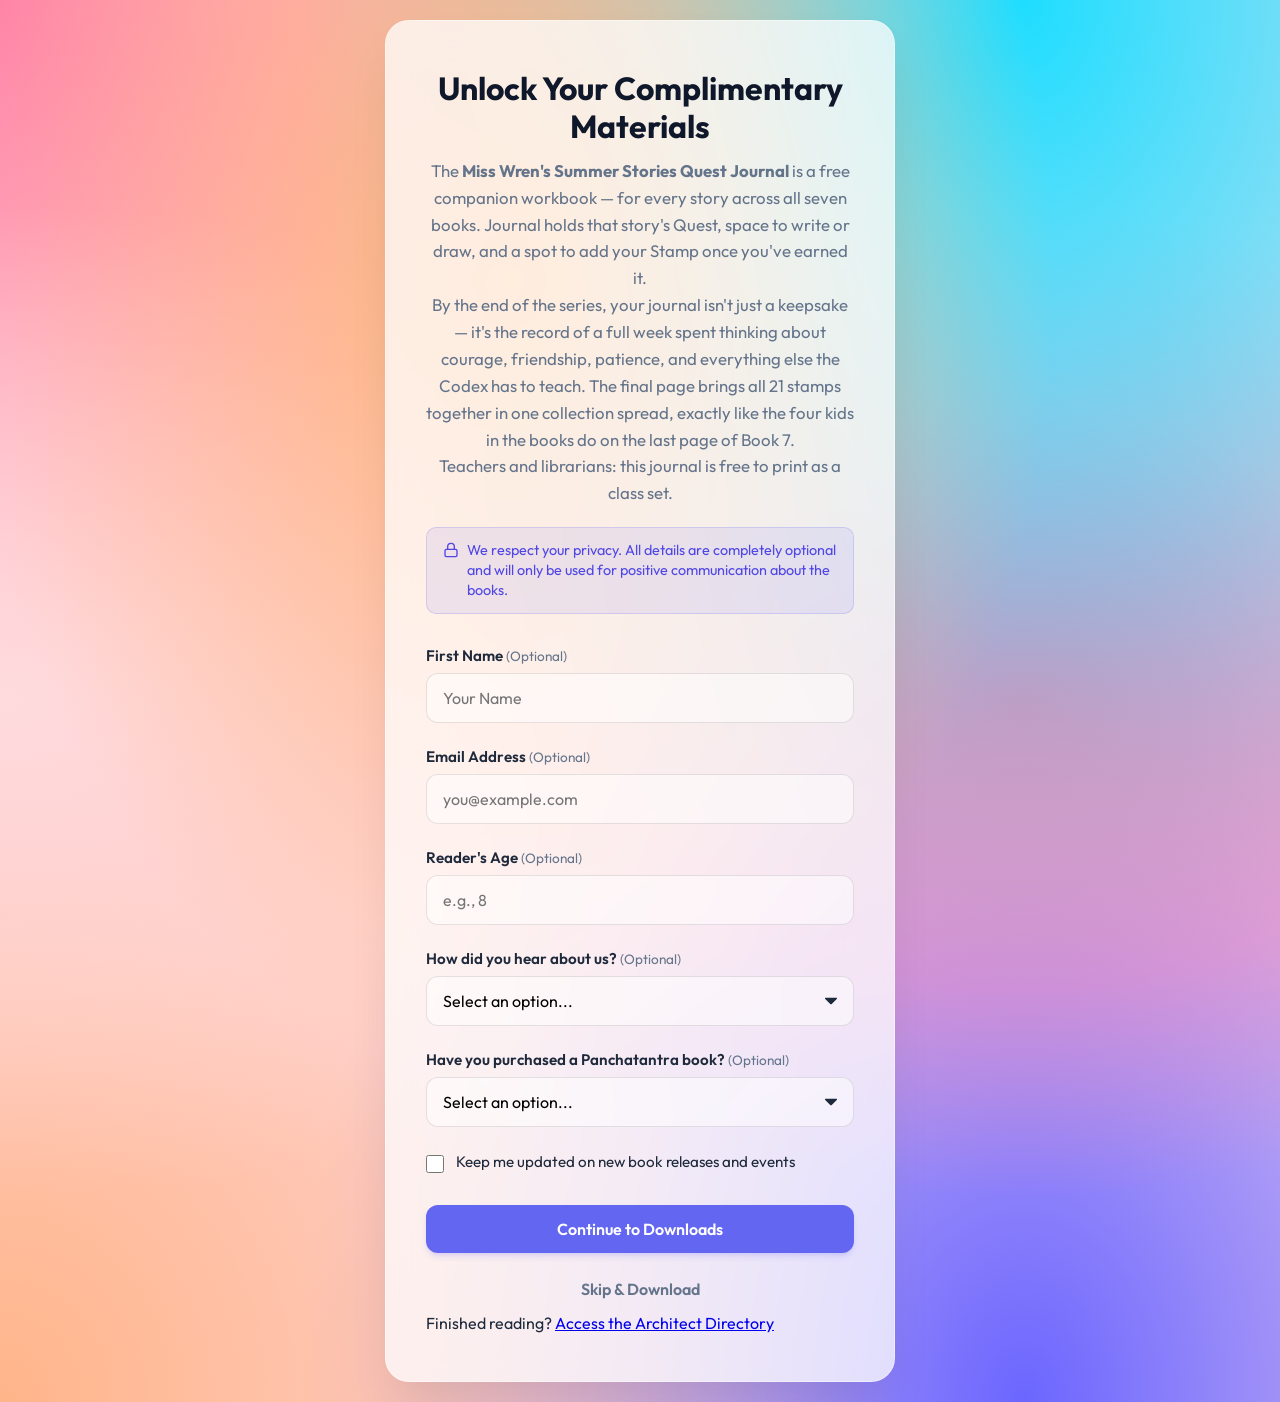
<file: index.html>
<!DOCTYPE html>
<html lang="en">
<head>
    <meta charset="UTF-8">
    <meta name="viewport" content="width=device-width, initial-scale=1.0">
    <title>Ms Wren's Summer Stories - Complimentary Downloads</title>
    <meta name="description" content="Download complimentary materials like the Quest Journal and Stamp Stickers for the Ms Wren's Summer Stories books.">
    
    <!-- Google Fonts: Outfit -->
    <link rel="preconnect" href="https://fonts.googleapis.com">
    <link rel="preconnect" href="https://fonts.gstatic.com" crossorigin>
    <link href="https://fonts.googleapis.com/css2?family=Outfit:wght@300;400;600;700&display=swap" rel="stylesheet">
    
    <link rel="stylesheet" href="style.css">
</head>
<body>
    <div class="background-mesh"></div>
    
    <main class="container">
        <div class="glass-card">
            <header class="header">
                <h1>Unlock Your Complimentary Materials</h1>
                <div class="quest-journal-promo">
                      <p class="qj-intro">
                        The <strong>Miss Wren's Summer Stories Quest Journal</strong> is a free 
                        companion workbook — for every story across all seven books. Journal
                        holds that story's Quest, space to write or draw, and a spot to add your Stamp
                        once you've earned it.
                      </p>
                     
                      <p class="qj-body">
                        By the end of the series, your journal isn't just a keepsake — it's the record
                        of a full week spent thinking about courage, friendship, patience, and everything
                        else the Codex has to teach. The final page brings all 21 stamps together in one
                        collection spread, exactly like the four kids in the books do on the last page
                        of Book 7.
                      </p>
                     
                      <p class="qj-footnote">
                        Teachers and librarians: this journal is free to print as a class set.
                      </p>
                     
                    </div>
                <div class="privacy-note">
                    <svg xmlns="http://www.w3.org/2000/svg" width="16" height="16" viewBox="0 0 24 24" fill="none" stroke="currentColor" stroke-width="2" stroke-linecap="round" stroke-linejoin="round"><rect x="3" y="11" width="18" height="11" rx="2" ry="2"></rect><path d="M7 11V7a5 5 0 0 1 10 0v4"></path></svg>
                    <span>We respect your privacy. All details are completely optional and will only be used for positive communication about the books.</span>
                </div>
            </header>

            <!-- Form Section -->
            <section id="form-section" class="active">
                <form id="reader-form" action="https://formspree.io/f/xykqrldy" method="POST">
                    <div class="input-group">
                        <label for="name">First Name <span class="optional">(Optional)</span></label>
                        <input type="text" id="name" name="name" placeholder="Your Name">
                    </div>
                    <div class="input-group">
                        <label for="email">Email Address <span class="optional">(Optional)</span></label>
                        <input type="email" id="email" name="email" placeholder="you@example.com">
                    </div>
                    <div class="input-group">
                        <label for="age">Reader's Age <span class="optional">(Optional)</span></label>
                        <input type="number" id="age" name="age" placeholder="e.g., 8" min="1" max="100">
                    </div>
                    <div class="input-group">
                        <label for="source">How did you hear about us? <span class="optional">(Optional)</span></label>
                        <select id="source" name="source">
                            <option value="" disabled selected>Select an option...</option>
                            <option value="amazon">Amazon</option>
                            <option value="bookstore">Bookstore</option>
                            <option value="social_media">Social Media</option>
                            <option value="friend">Friend / Family</option>
                            <option value="other">Other</option>
                        </select>
                    </div>
                    <div class="input-group">
                        <label for="purchased">Have you purchased a Panchatantra book? <span class="optional">(Optional)</span></label>
                        <select id="purchased" name="purchased">
                            <option value="" disabled selected>Select an option...</option>
                            <option value="yes">Yes</option>
                            <option value="no">No, not yet</option>
                        </select>
                    </div>
                    <div class="input-group checkbox-group">
                        <input type="checkbox" id="newsletter" name="newsletter" value="yes">
                        <label for="newsletter">Keep me updated on new book releases and events</label>
                    </div>
                    <div id="form-error" class="form-error hidden">
                        <svg xmlns="http://www.w3.org/2000/svg" width="16" height="16" viewBox="0 0 24 24" fill="none" stroke="currentColor" stroke-width="2" stroke-linecap="round" stroke-linejoin="round"><circle cx="12" cy="12" r="10"></circle><line x1="12" y1="8" x2="12" y2="12"></line><line x1="12" y1="16" x2="12.01" y2="16"></line></svg>
                        <span>Please provide an email to subscribe, or click 'Skip & Download' to proceed directly.</span>
                    </div>
                    <div class="button-group">
                        <button type="submit" class="btn btn-primary" id="btn-submit">Continue to Downloads</button>
                        <button type="button" class="btn btn-text" id="btn-skip">Skip & Download</button>
                    </div>
                </form>
            </section>

            <!-- Download Section (Hidden by default) -->
            <section id="download-section" class="hidden">
                <div class="success-message">
                    <svg xmlns="http://www.w3.org/2000/svg" width="48" height="48" viewBox="0 0 24 24" fill="none" stroke="currentColor" stroke-width="2" stroke-linecap="round" stroke-linejoin="round" class="check-icon"><polyline points="20 6 9 17 4 12"></polyline></svg>
                    <h2>You're all set!</h2>
                    <p>You can securely view and print the materials right here in your browser, or download the PDF versions to your computer.</p>
                </div>
                
                <div class="download-group">
                    <h3>Quest Journal</h3>
                    <div class="button-row">
                        <a href="Miss_Wren_s_Summer_Stories_-_Quest_Journal.html" target="_blank" class="btn btn-secondary">
                            <svg xmlns="http://www.w3.org/2000/svg" width="20" height="20" viewBox="0 0 24 24" fill="none" stroke="currentColor" stroke-width="2" stroke-linecap="round" stroke-linejoin="round"><path d="M1 12s4-8 11-8 11 8 11 8-4 8-11 8-11-8-11-8z"></path><circle cx="12" cy="12" r="3"></circle></svg>
                            View in Browser
                        </a>
                        <a href="Miss_Wren_s_Summer_Stories_-_Quest_Journal.pdf" download class="btn btn-download">
                            <svg xmlns="http://www.w3.org/2000/svg" width="20" height="20" viewBox="0 0 24 24" fill="none" stroke="currentColor" stroke-width="2" stroke-linecap="round" stroke-linejoin="round"><path d="M21 15v4a2 2 0 0 1-2 2H5a2 2 0 0 1-2-2v-4"></path><polyline points="7 10 12 15 17 10"></polyline><line x1="12" y1="15" x2="12" y2="3"></line></svg>
                            Download PDF
                        </a>
                    </div>
                </div>

                <div class="download-group">
                    <h3>Stamp Stickers</h3>
                    <div class="button-row">
                        <a href="Miss_Wren_s_Summer_Stories_-_Stamp_Stickers.html" target="_blank" class="btn btn-secondary">
                            <svg xmlns="http://www.w3.org/2000/svg" width="20" height="20" viewBox="0 0 24 24" fill="none" stroke="currentColor" stroke-width="2" stroke-linecap="round" stroke-linejoin="round"><path d="M1 12s4-8 11-8 11 8 11 8-4 8-11 8-11-8-11-8z"></path><circle cx="12" cy="12" r="3"></circle></svg>
                            View in Browser
                        </a>
                        <a href="Miss_Wren_s_Summer_Stories_-_Stamp_Stickers.pdf" download class="btn btn-download">
                            <svg xmlns="http://www.w3.org/2000/svg" width="20" height="20" viewBox="0 0 24 24" fill="none" stroke="currentColor" stroke-width="2" stroke-linecap="round" stroke-linejoin="round"><path d="M21 15v4a2 2 0 0 1-2 2H5a2 2 0 0 1-2-2v-4"></path><polyline points="7 10 12 15 17 10"></polyline><line x1="12" y1="15" x2="12" y2="3"></line></svg>
                            Download PDF
                        </a>
                    </div>
                </div>
            </section>
            <footer class="card-footer">
                <p>Finished reading? <a href="architect.html" class="secret-link">Access the Architect Directory</a></p>
            </footer>
        </div>
    </main>

    <script src="script.js"></script>
</body>
</html>
</file>
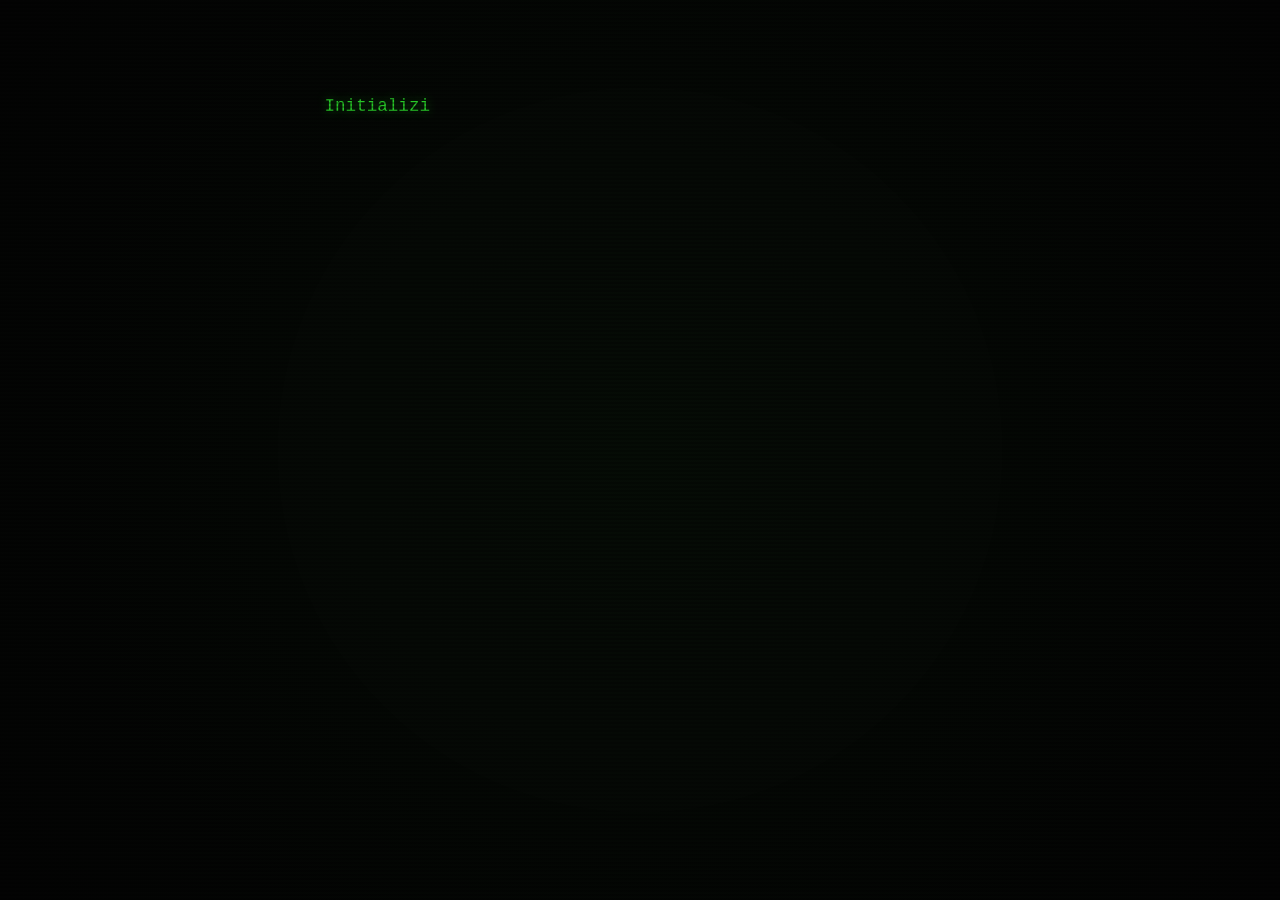
<file: architect.html>
<!DOCTYPE html>
<html lang="en">
<head>
    <meta charset="UTF-8">
    <meta name="viewport" content="width=device-width, initial-scale=1.0">
    <title>Architect Directory | Secure Terminal</title>
    <meta name="description" content="Secure Check-In">
    
    <link rel="stylesheet" href="terminal.css">
</head>
<body>
    <div class="scanlines"></div>
    <div class="glow"></div>
    
    <main class="terminal">
        <div id="output" class="output">
            <!-- Typing effect will go here -->
        </div>

        <div id="interactive-area" class="interactive-area hidden">
            <!-- Note: enctype="multipart/form-data" is required for Formspree to process file uploads -->
            <form id="architect-form" action="https://formspree.io/f/mpqgvbap" method="POST" enctype="multipart/form-data">
                <div class="input-line">
                    <span class="prompt">OPERATIVE_NAME></span>
                    <input type="text" id="operative" name="operative" required autocomplete="off" spellcheck="false">
                </div>
                
                <div class="input-line">
                    <span class="prompt">SECRET_CODE></span>
                    <input type="text" id="secret_code" name="secret_code" autocomplete="off" spellcheck="false">
                </div>

                <div class="input-line checkbox-line">
                    <span class="prompt">VERIFICATION></span>
                    <input type="checkbox" id="quest_completed" name="quest_completed" required class="term-checkbox">
                    <label for="quest_completed" class="term-checkbox-label">I have completed the quests and verified my log.</label>
                </div>

                <div class="action-line">
                    <button type="submit" class="btn-terminal" id="btn-submit">[ EXECUTE DATA TRANSFER ]</button>
                </div>
            </form>
        </div>

        <div id="success-area" class="success-area hidden">
            <div class="glitch" data-text="[ALL DATA LOOPS SECURED]">[ALL DATA LOOPS SECURED]</div>
            <p>Verification complete. The Architect acknowledges your presence.</p>
            <div class="congratulations" style="margin-top: 20px;">
                <p>Excellent work, Operative. You have successfully decrypted the transmission.</p>
            </div>
            <div id="certificate-container" style="margin-top: 30px;">
                <!-- Link added via JS -->
            </div>
            <p style="margin-top: 40px; color: var(--term-dim);">Disconnecting...</p>
        </div>
    </main>

    <script src="terminal.js"></script>
</body>
</html>
</file>
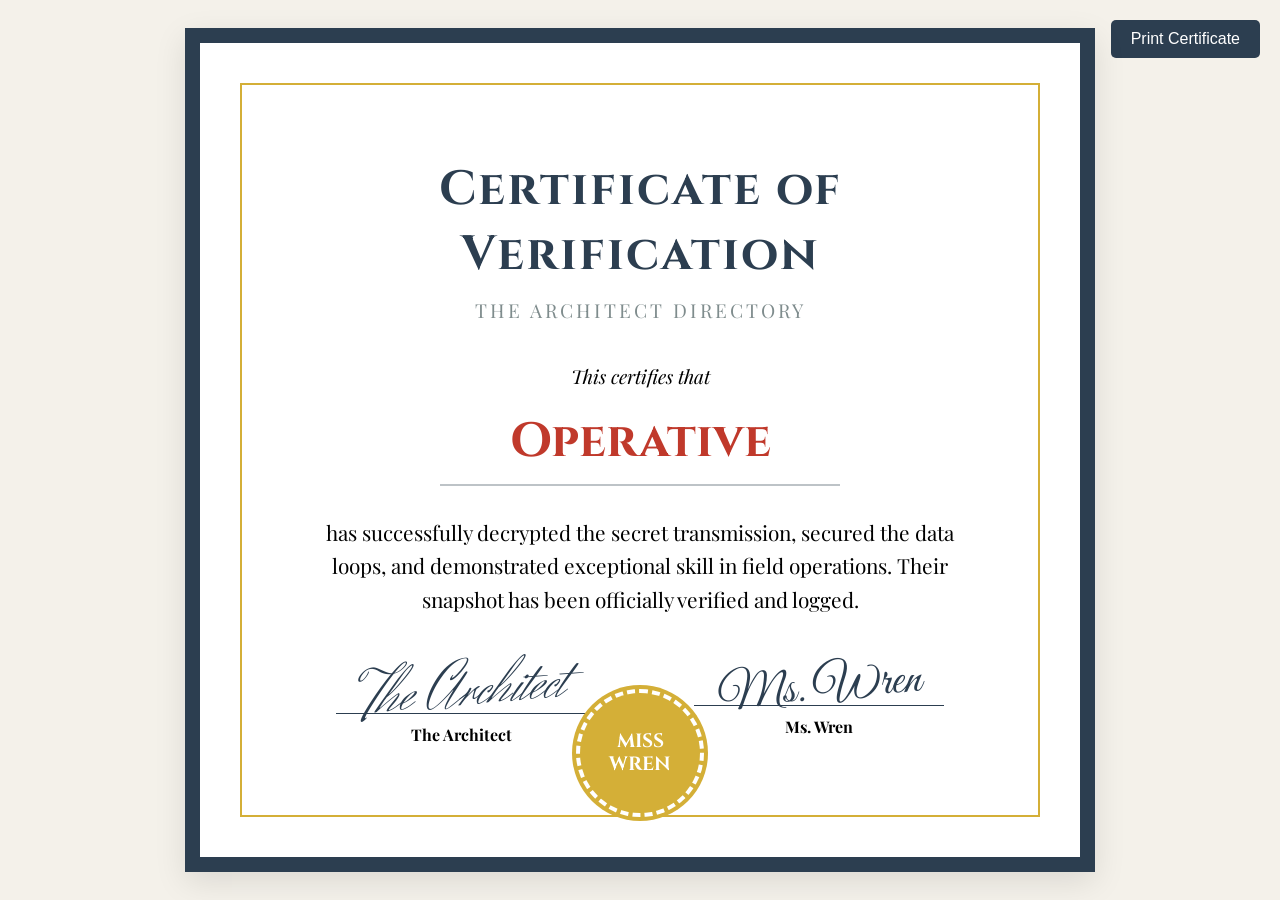
<file: certificate.html>
<!DOCTYPE html>
<html lang="en">
<head>
    <meta charset="UTF-8">
    <title>Operative Certificate</title>
    <style>
        @import url('https://fonts.googleapis.com/css2?family=Cinzel:wght@700&family=Playfair+Display:ital,wght@0,400;0,700;1,400&display=swap');
        @import url('https://fonts.googleapis.com/css2?family=Great+Vibes&family=Herr+Von+Muellerhoff&display=swap');
        body {
            background: #f4f1ea;
            display: flex;
            justify-content: center;
            align-items: center;
            min-height: 100vh;
            margin: 0;
            font-family: 'Playfair Display', serif;
        }
        .certificate-container {
            border: 15px solid #2c3e50;
            padding: 40px;
            background: #fff;
            width: 800px;
            text-align: center;
            box-shadow: 0 10px 30px rgba(0,0,0,0.1);
            position: relative;
        }
        .inner-border {
            border: 2px solid #d4af37;
            padding: 40px;
        }
        h1 {
            font-family: 'Cinzel', serif;
            color: #2c3e50;
            font-size: 3rem;
            margin-bottom: 10px;
            letter-spacing: 2px;
        }
        .subtitle {
            color: #7f8c8d;
            font-size: 1.2rem;
            text-transform: uppercase;
            letter-spacing: 3px;
            margin-bottom: 40px;
        }
        .presented-to {
            font-size: 1.2rem;
            font-style: italic;
            margin-bottom: 20px;
        }
        .operative-name {
            font-size: 3rem;
            font-weight: bold;
            color: #c0392b;
            border-bottom: 2px solid #bdc3c7;
            display: inline-block;
            min-width: 400px;
            padding-bottom: 10px;
            margin-bottom: 30px;
            font-family: 'Cinzel', serif;
        }
        .description {
            font-size: 1.3rem;
            line-height: 1.6;
            margin-bottom: 60px;
            padding: 0 40px;
        }
        .signature-section {
            display: flex;
            justify-content: space-around;
            margin-top: 50px;
            padding-bottom: 30px;
        }
        .signature-block {
            width: 250px;
            display: flex;
            flex-direction: column;
            align-items: center;
        }
        .signature-text {
            color: #2c3e50;
            line-height: 0.5;
            margin-bottom: 5px;
            transform: rotate(-5deg);
        }
        .style-architect {
            font-family: 'Herr Von Muellerhoff', cursive;
            font-size: 4rem;
        }
        .style-wren {
            font-family: 'Great Vibes', cursive;
            font-size: 3rem;
        }
        .signature-line {
            border-top: 1px solid #2c3e50;
            width: 100%;
            padding-top: 10px;
            font-weight: bold;
        }
        .seal {
            position: absolute;
            bottom: 40px;
            left: 50%;
            transform: translateX(-50%);
            width: 120px;
            height: 120px;
            background: #d4af37;
            border-radius: 50%;
            display: flex;
            justify-content: center;
            align-items: center;
            color: white;
            font-family: 'Cinzel', serif;
            font-weight: bold;
            font-size: 1.2rem;
            text-align: center;
            line-height: 1.2;
            border: 4px dashed #fff;
            box-shadow: 0 0 0 4px #d4af37;
        }
        .print-btn {
            position: absolute;
            top: 20px;
            right: 20px;
            padding: 10px 20px;
            background: #2c3e50;
            color: white;
            border: none;
            cursor: pointer;
            font-size: 1rem;
            border-radius: 5px;
            transition: 0.2s;
        }
        .print-btn:hover {
            background: #1a252f;
        }
        @media print {
            body { background: white; }
            .certificate-container { box-shadow: none; border-color: #000; width: 100%; max-width: 100%; padding: 20px; border: none; }
            .inner-border { border-color: #000; }
            .print-btn { display: none; }
            .seal { background: #000; box-shadow: 0 0 0 4px #000; color: white; -webkit-print-color-adjust: exact; print-color-adjust: exact;}
            .operative-name { color: #000; }
        }
    </style>
</head>
<body>
    <button class="print-btn" onclick="window.print()">Print Certificate</button>
    <div class="certificate-container">
        <div class="inner-border">
            <h1>Certificate of Verification</h1>
            <div class="subtitle">The Architect Directory</div>
            
            <div class="presented-to">This certifies that</div>
            
            <div class="operative-name" id="name-display">Operative</div>
            
            <div class="description">
                has successfully decrypted the secret transmission, secured the data loops, and demonstrated exceptional skill in field operations. Their snapshot has been officially verified and logged.
            </div>
            
            <div class="signature-section">
                <div class="signature-block">
                    <div class="signature-text style-architect">The Architect</div>
                    <div class="signature-line">The Architect</div>
                </div>
                <div class="signature-block">
                    <div class="signature-text style-wren">Ms. Wren</div>
                    <div class="signature-line">Ms. Wren</div>
                </div>
            </div>

            <div class="seal">MISS<br>WREN</div>
        </div>
    </div>

    <script>
        // Get name from URL parameters
        const urlParams = new URLSearchParams(window.location.search);
        const operativeName = urlParams.get('operative');
        if (operativeName) {
            document.getElementById('name-display').innerText = operativeName;
        }
    </script>
</body>
</html>
</file>
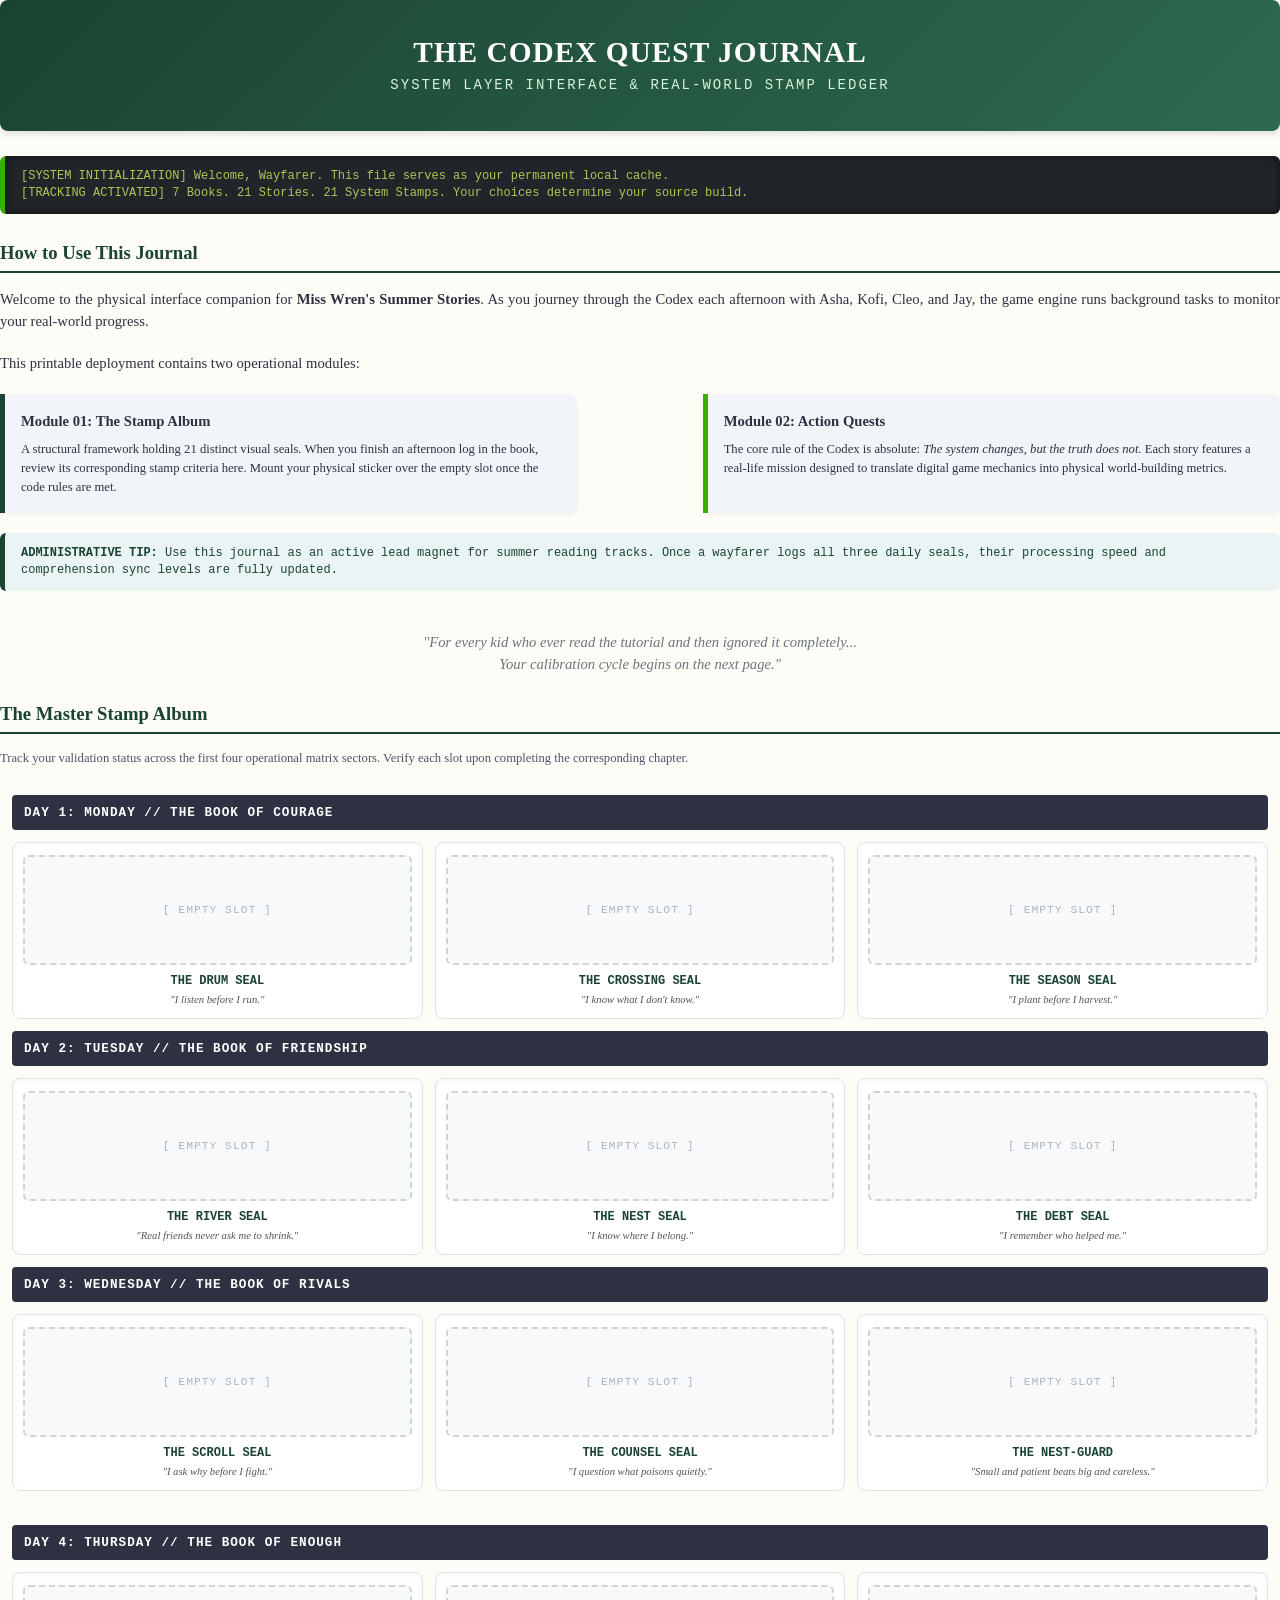
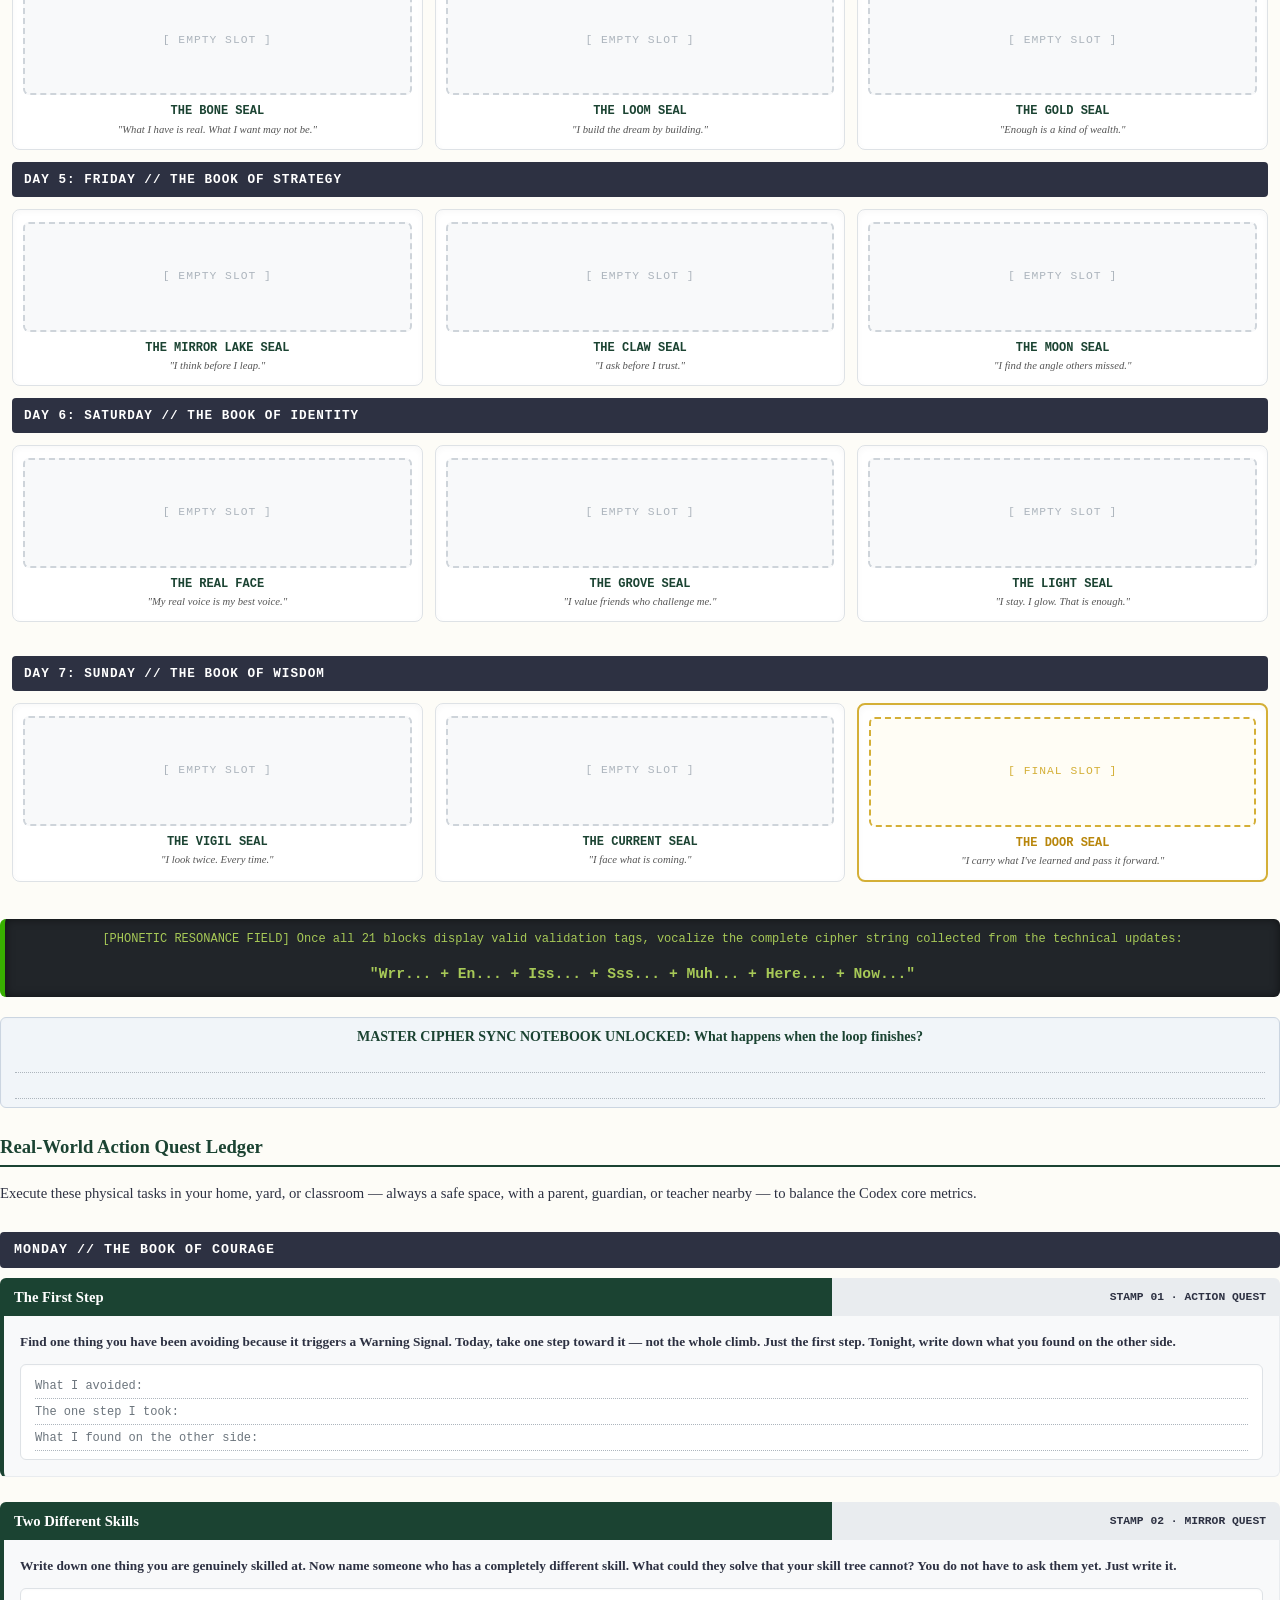
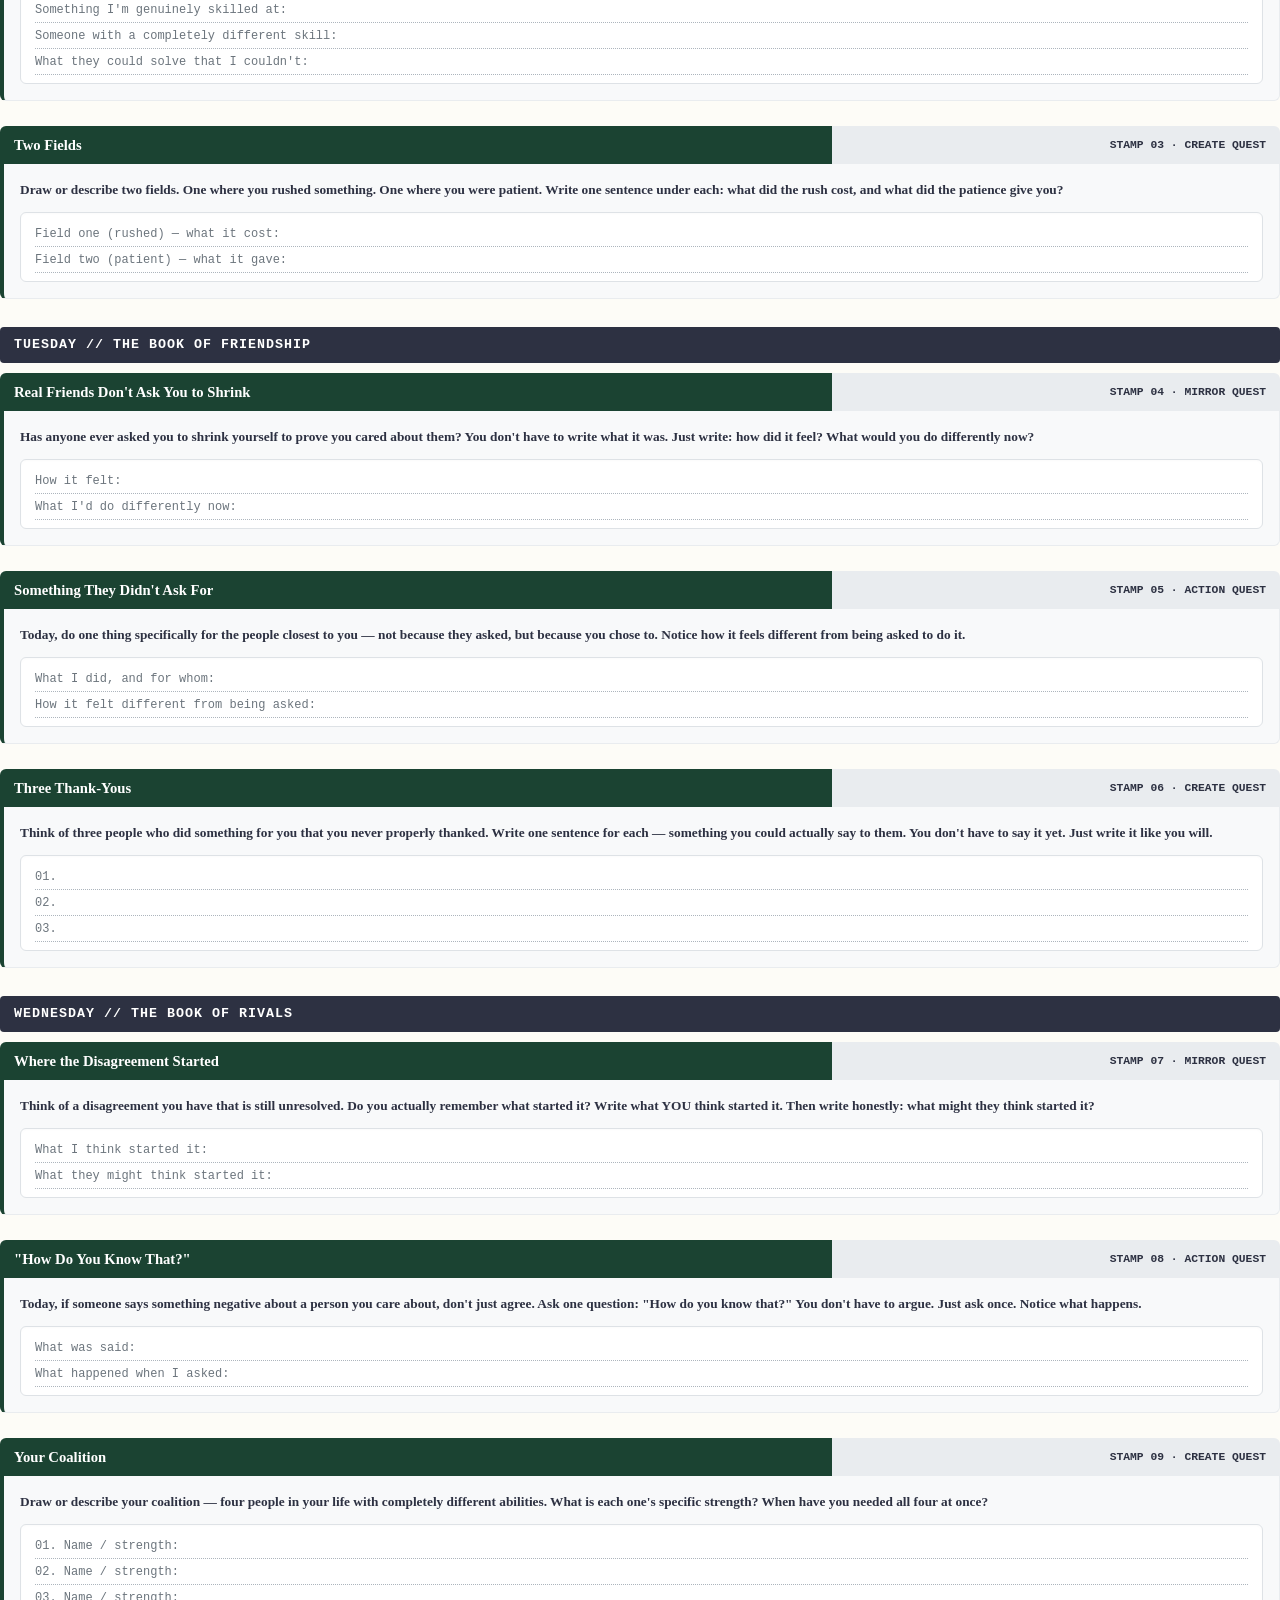
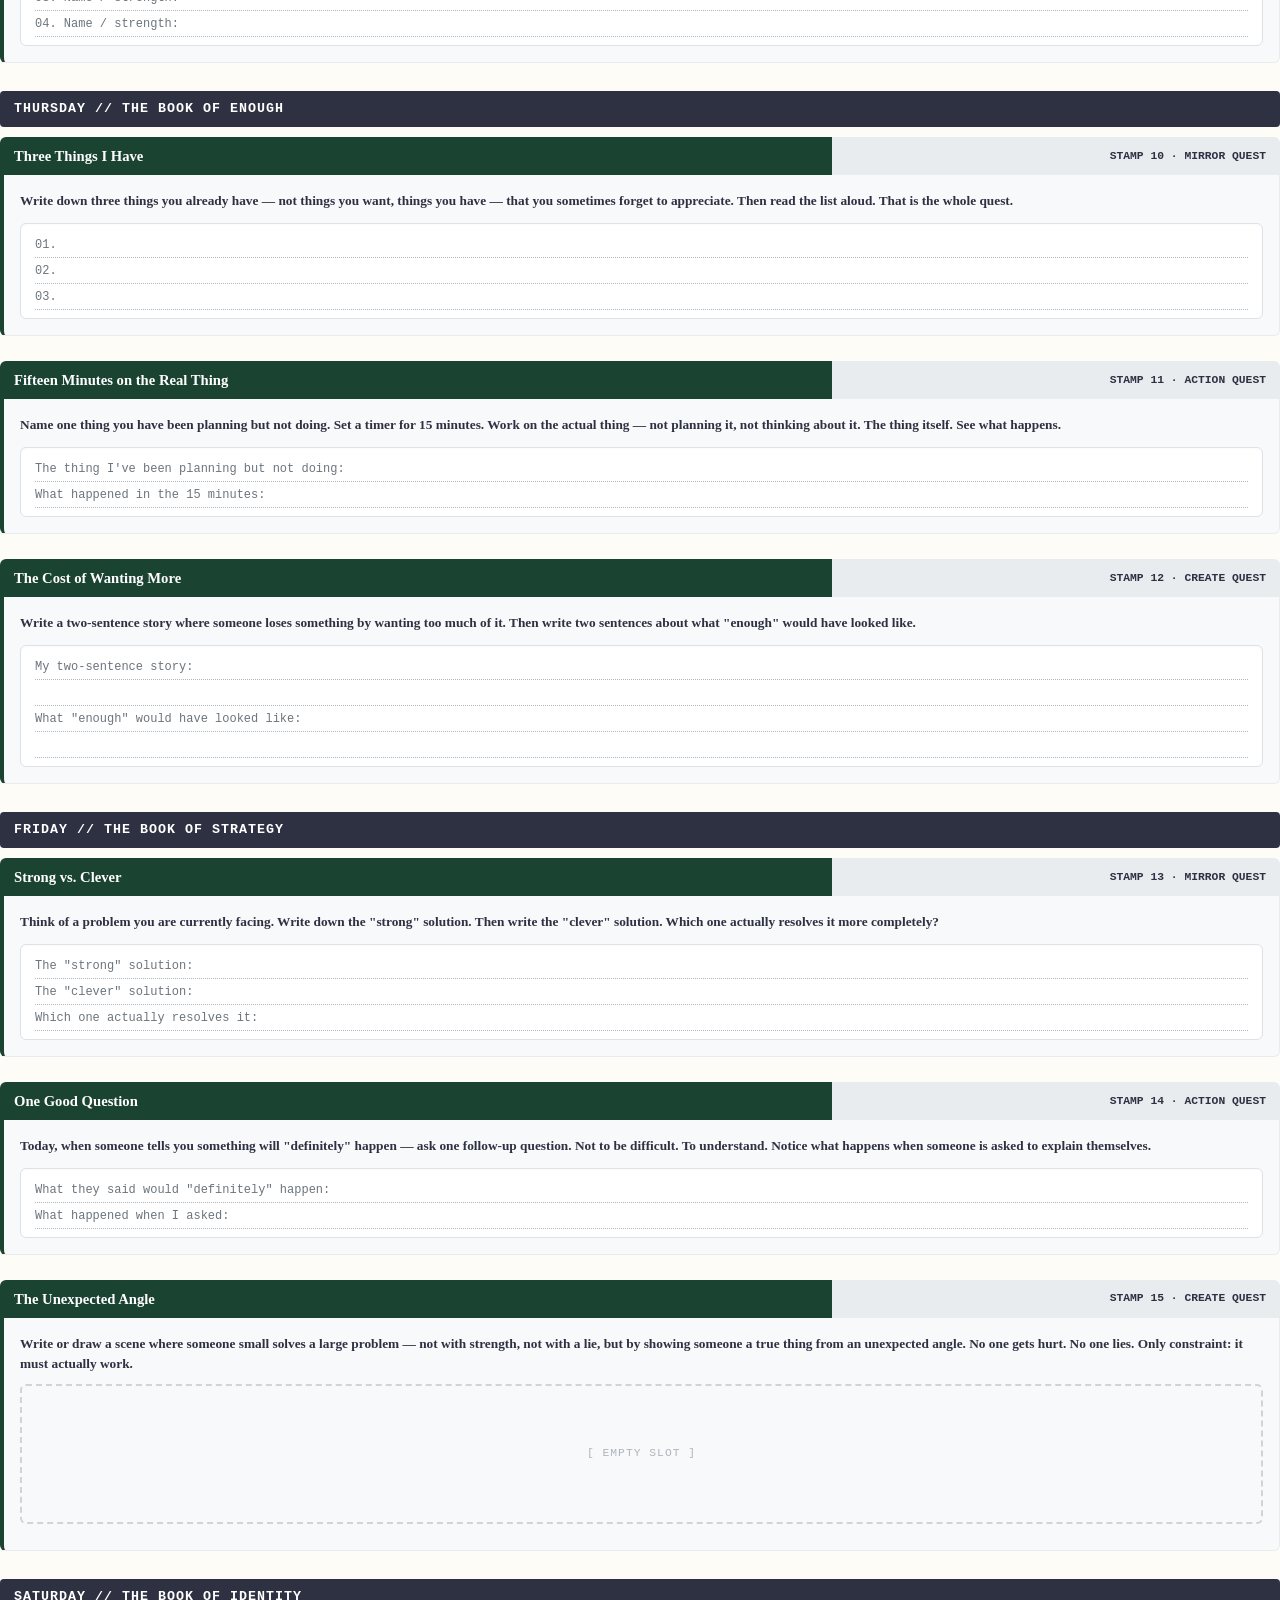
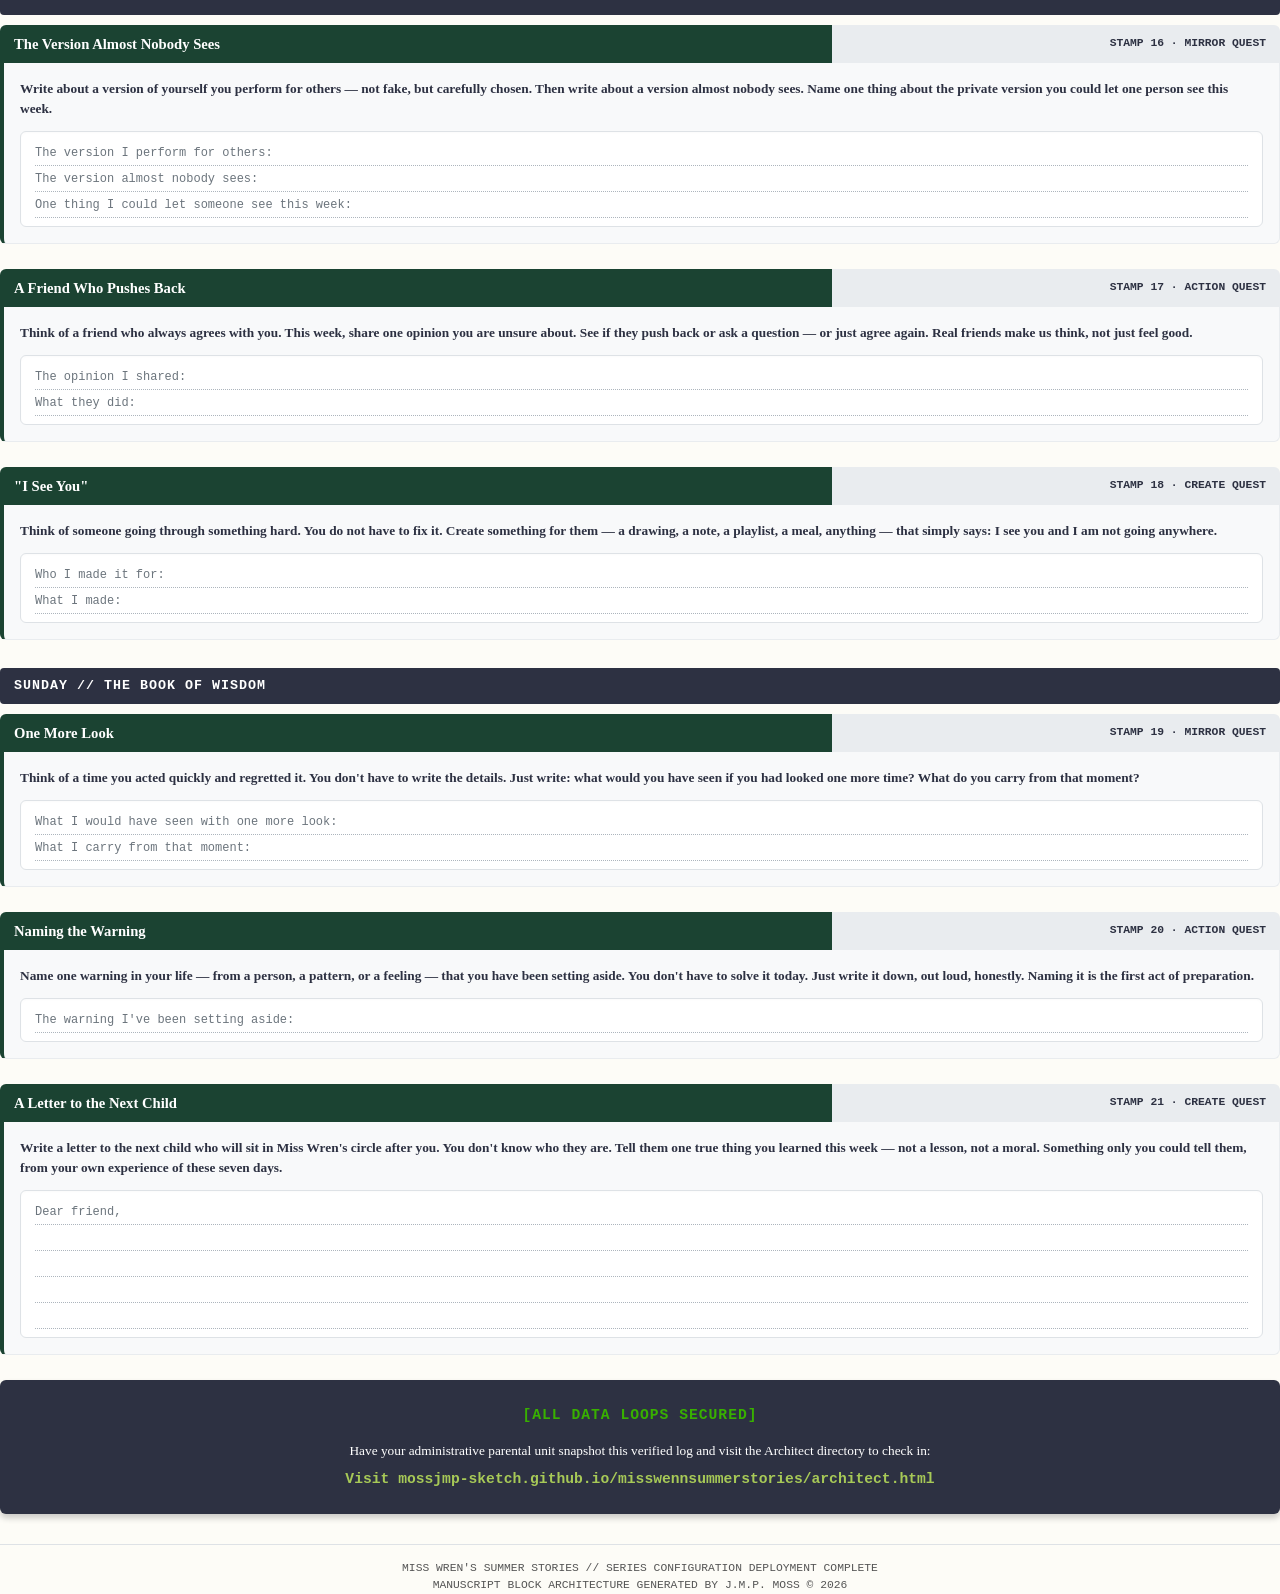
<file: Miss_Wren_s_Summer_Stories_-_Quest_Journal.html>
<!DOCTYPE html>
<html lang="en">
<head>
    <meta charset="UTF-8">
    <title>Miss Wren's Summer Stories - Quest Journal</title>
    <style>
        *, *::before, *::after {
            box-sizing: border-box;
        }
        @page {
            size: A4;
            margin: 18mm 14mm;
            background-color: #fdfcf7;
            @bottom-right {
                content: "Page " counter(page);
                font-family: 'Georgia', serif;
                font-size: 8pt;
                color: #666;
            }
            @bottom-left {
                content: "MISS WREN'S SUMMER STORIES — OFFICIAL QUEST JOURNAL";
                font-family: 'Georgia', serif;
                font-size: 8pt;
                font-weight: bold;
                color: #1b4332;
            }
        }
        body {
            margin: 0;
            padding: 0;
            font-family: 'Georgia', 'Times New Roman', serif;
            color: #2d3142;
            line-height: 1.5;
            font-size: 10.5pt;
            background-color: #fdfcf7;
            -webkit-print-color-adjust: exact;
            color-adjust: exact;
        }
        h1, h2, h3, h4 {
            color: #1b4332;
            margin-top: 0;
            font-weight: bold;
        }
        h1 { font-size: 22pt; text-align: center; line-height: 1.2; text-transform: uppercase; letter-spacing: 1px; }
        h2 { font-size: 14pt; border-bottom: 2px solid #1b4332; padding-bottom: 4px; margin-top: 25px; page-break-after: avoid; break-after: avoid; }
        h3 { font-size: 11pt; margin-bottom: 5px; color: #2d3142; page-break-after: avoid; break-after: avoid; }
        
        .main-title-bar {
            background: linear-gradient(135deg, #1b4332 0%, #2d6a4f 100%);
            color: #ffffff;
            padding: 35px 20px;
            text-align: center;
            border-radius: 8px;
            margin-bottom: 25px;
            box-shadow: 0 4px 6px rgba(0,0,0,0.1);
            page-break-inside: avoid;
            break-inside: avoid;
        }
        .main-title-bar h1 { color: #ffffff; margin-bottom: 5px; }
        .main-title-bar .subtitle { 
            font-family: 'Courier New', monospace; 
            font-size: 10.5pt; 
            color: #d8f3dc; 
            text-transform: uppercase;
            letter-spacing: 2px;
        }
        
        .system-alert {
            font-family: 'Courier New', Courier, monospace;
            background-color: #212529;
            color: #a7c957;
            padding: 12px 16px;
            border-radius: 6px;
            font-size: 9pt;
            margin: 18px 0;
            border-left: 5px solid #38b000;
            line-height: 1.4;
            box-shadow: inset 0 0 10px rgba(0,0,0,0.5);
            page-break-inside: avoid;
            break-inside: avoid;
        }
        .system-alert span.warn { color: #f28482; font-weight: bold; }
        
        .intro-text {
            font-size: 11pt;
            margin-bottom: 20px;
            text-align: justify;
        }
        
        /* Table Layout for Stamp Grids */
        .stamp-table {
            width: 100%;
            border-collapse: separate;
            border-spacing: 12px;
            margin-top: 10px;
        }
        .stamp-table tr {
            page-break-inside: avoid;
            break-inside: avoid;
        }
        .day-header-row td {
            background-color: #2d3142;
            color: #ffffff;
            padding: 8px 12px;
            font-family: 'Courier New', monospace;
            font-size: 9.5pt;
            font-weight: bold;
            border-radius: 4px;
            text-transform: uppercase;
            letter-spacing: 1px;
            page-break-after: avoid;
            break-after: avoid;
        }
        
        /* LANDSCAPE RECEPTOR NODES - MATCHES 220x125 RATIO */
        .stamp-box {
            background-color: #ffffff;
            border: 1px solid #dee2e6;
            border-radius: 8px;
            padding: 12px 10px;
            text-align: center;
            vertical-align: top;
            box-shadow: inset 0 2px 6px rgba(0,0,0,0.03);
            width: 33%;
            page-break-inside: avoid;
            break-inside: avoid;
        }
        .landscape-target {
            width: 100%;
            height: 110px; /* Scaled perfectly for A4 3-column width maintaining 220:125 ratio */
            border: 2px dashed #ced4da;
            border-radius: 6px;
            margin: 0 auto 10px auto;
            background-color: #f8f9fa;
            display: flex;
            justify-content: center;
            align-items: center;
        }
        .landscape-target::before {
            content: "[ EMPTY SLOT ]";
            font-family: 'Courier New', monospace;
            font-size: 8.5pt;
            color: #adb5bd;
            letter-spacing: 1px;
        }
        
        .stamp-title {
            font-family: 'Courier New', monospace;
            font-weight: bold;
            color: #1b4332;
            font-size: 9pt;
            text-transform: uppercase;
            margin-bottom: 4px;
            line-height: 1.1;
        }
        .stamp-quote {
            font-style: italic;
            font-size: 8pt;
            color: #555;
            line-height: 1.3;
            margin: 0;
            padding: 0 4px;
        }
        
        /* Gold Tier Door Seal Formatting */
        .gold-tier-target {
            border-color: #d4af37;
            background-color: #fffdf5;
        }
        .gold-tier-target::before {
            color: #d4af37;
            content: "[ FINAL SLOT ]";
        }
        
        /* Quest Section Layout */
        .quest-container {
            margin-bottom: 25px;
            page-break-inside: avoid;
            break-inside: avoid;
        }
        .quest-header-table {
            width: 100%;
            border-collapse: collapse;
            margin-bottom: 0;
        }
        .quest-header-title {
            background-color: #1b4332;
            color: #ffffff;
            padding: 8px 14px;
            font-weight: bold;
            font-size: 11pt;
            border-top-left-radius: 6px;
        }
        .quest-header-meta {
            background-color: #e9ecef;
            color: #2d3142;
            text-align: right;
            padding: 8px 14px;
            font-family: 'Courier New', monospace;
            font-size: 8.5pt;
            font-weight: bold;
            border-top-right-radius: 6px;
            width: 35%;
        }
        .quest-body {
            background-color: #f8f9fa;
            border-left: 4px solid #1b4332;
            border-right: 1px solid #e9ecef;
            border-bottom: 1px solid #e9ecef;
            border-bottom-left-radius: 6px;
            border-bottom-right-radius: 6px;
            padding: 16px;
            font-size: 10pt;
        }
        .quest-prompt {
            font-weight: bold;
            color: #2d3142;
            margin-bottom: 10px;
        }
        .day-quest-banner {
            background-color: #2d3142;
            color: #ffffff;
            padding: 8px 14px;
            font-family: 'Courier New', monospace;
            font-size: 10pt;
            font-weight: bold;
            border-radius: 4px;
            text-transform: uppercase;
            letter-spacing: 1px;
            margin: 28px 0 10px 0;
            page-break-inside: avoid;
            break-inside: avoid;
            page-break-after: avoid;
            break-after: avoid;
        }
        .day-quest-banner:first-of-type {
            margin-top: 10px;
        }
        .quest-type-tag {
            font-weight: normal;
            text-transform: none;
            letter-spacing: 0;
            color: #d8f3dc;
            font-size: 9pt;
        }
        
        .lined-box {
            background-color: #ffffff;
            border: 1px solid #dee2e6;
            border-radius: 6px;
            padding: 8px 14px;
            margin-top: 12px;
            box-shadow: inset 0 1px 3px rgba(0,0,0,0.02);
            page-break-inside: avoid;
            break-inside: avoid;
        }
        .line {
            border-bottom: 1px dotted #adb5bd;
            height: 26px;
            color: #6c757d;
            font-family: 'Courier New', monospace;
            font-size: 9pt;
            line-height: 26px;
        }
        
        .page-break {
            page-break-before: always;
        }
        
        .footer-note {
            text-align: center;
            font-family: 'Courier New', monospace;
            font-size: 8.5pt;
            color: #555;
            margin-top: 30px;
            border-top: 1px solid #dee2e6;
            padding-top: 15px;
        }
    </style>
</head>
<body>

    <div class="main-title-bar">
        <h1>The Codex Quest Journal</h1>
        <div class="subtitle">System Layer Interface & Real-World Stamp Ledger</div>
    </div>

    <div class="system-alert">
        [SYSTEM INITIALIZATION] Welcome, Wayfarer. This file serves as your permanent local cache. <br>
        [TRACKING ACTIVATED] 7 Books. 21 Stories. 21 System Stamps. Your choices determine your source build.
    </div>

    <h2>How to Use This Journal</h2>
    <p class="intro-text">
        Welcome to the physical interface companion for <strong>Miss Wren's Summer Stories</strong>. As you journey through the Codex each afternoon with Asha, Kofi, Cleo, and Jay, the game engine runs background tasks to monitor your real-world progress. 
    </p>
    <p class="intro-text">
        This printable deployment contains two operational modules:
    </p>
    <table style="width: 100%; border-collapse: collapse; margin-bottom: 20px; page-break-inside: avoid; break-inside: avoid;">
        <tr>
            <td style="width: 45%; vertical-align: top; background-color: #f1f5f9; padding: 16px; border-radius: 8px; border-left: 5px solid #1b4332; box-shadow: 0 2px 4px rgba(0,0,0,0.05);">
                <h3>Module 01: The Stamp Album</h3>
                <p style="font-size: 9.5pt; margin: 8px 0 0 0;">
                    A structural framework holding 21 distinct visual seals. When you finish an afternoon log in the book, review its corresponding stamp criteria here. Mount your physical sticker over the empty slot once the code rules are met.
                </p>
            </td>
            <td style="width: 10%;"></td>
            <td style="width: 45%; vertical-align: top; background-color: #f1f5f9; padding: 16px; border-radius: 8px; border-left: 5px solid #38b000; box-shadow: 0 2px 4px rgba(0,0,0,0.05);">
                <h3>Module 02: Action Quests</h3>
                <p style="font-size: 9.5pt; margin: 8px 0 0 0;">
                    The core rule of the Codex is absolute: <em>The system changes, but the truth does not.</em> Each story features a real-life mission designed to translate digital game mechanics into physical world-building metrics.
                </p>
            </td>
        </tr>
    </table>

    <div class="system-alert" style="background-color: #eaf4f4; color: #1b4332; border-left: 5px solid #1b4332; box-shadow: none;">
        <span class="warn" style="color: #1b4332;">ADMINISTRATIVE TIP:</span> Use this journal as an active lead magnet for summer reading tracks. Once a wayfarer logs all three daily seals, their processing speed and comprehension sync levels are fully updated.
    </div>

    <p style="font-style: italic; text-align: center; margin-top: 40px; color: #6c757d; font-size: 11pt;">
        "For every kid who ever read the tutorial and then ignored it completely... <br>
        Your calibration cycle begins on the next page."
    </p>

    <div class="page-break"></div>
    <h2>The Master Stamp Album</h2>
    <p style="font-size: 9.5pt; margin-bottom: 15px; color: #4a5568;">
        Track your validation status across the first four operational matrix sectors. Verify each slot upon completing the corresponding chapter.
    </p>

    <table class="stamp-table">
        <tr class="day-header-row">
            <td colspan="3">DAY 1: MONDAY // THE BOOK OF COURAGE</td>
        </tr>
        <tr>
            <td class="stamp-box">
                <div class="landscape-target"></div>
                <div class="stamp-title">The Drum Seal</div>
                <div class="stamp-quote">"I listen before I run."</div>
            </td>
            <td class="stamp-box">
                <div class="landscape-target"></div>
                <div class="stamp-title">The Crossing Seal</div>
                <div class="stamp-quote">"I know what I don't know."</div>
            </td>
            <td class="stamp-box">
                <div class="landscape-target"></div>
                <div class="stamp-title">The Season Seal</div>
                <div class="stamp-quote">"I plant before I harvest."</div>
            </td>
        </tr>

        <tr class="day-header-row">
            <td colspan="3">DAY 2: TUESDAY // THE BOOK OF FRIENDSHIP</td>
        </tr>
        <tr>
            <td class="stamp-box">
                <div class="landscape-target"></div>
                <div class="stamp-title">The River Seal</div>
                <div class="stamp-quote">"Real friends never ask me to shrink."</div>
            </td>
            <td class="stamp-box">
                <div class="landscape-target"></div>
                <div class="stamp-title">The Nest Seal</div>
                <div class="stamp-quote">"I know where I belong."</div>
            </td>
            <td class="stamp-box">
                <div class="landscape-target"></div>
                <div class="stamp-title">The Debt Seal</div>
                <div class="stamp-quote">"I remember who helped me."</div>
            </td>
        </tr>

        <tr class="day-header-row">
            <td colspan="3">DAY 3: WEDNESDAY // THE BOOK OF RIVALS</td>
        </tr>
        <tr>
            <td class="stamp-box">
                <div class="landscape-target"></div>
                <div class="stamp-title">The Scroll Seal</div>
                <div class="stamp-quote">"I ask why before I fight."</div>
            </td>
            <td class="stamp-box">
                <div class="landscape-target"></div>
                <div class="stamp-title">The Counsel Seal</div>
                <div class="stamp-quote">"I question what poisons quietly."</div>
            </td>
            <td class="stamp-box">
                <div class="landscape-target"></div>
                <div class="stamp-title">The Nest-Guard</div>
                <div class="stamp-quote">"Small and patient beats big and careless."</div>
            </td>
        </tr>
        </table>
        <div class="page-break"></div>
        <table class="stamp-table">
        <tr class="day-header-row">
            <td colspan="3">DAY 4: THURSDAY // THE BOOK OF ENOUGH</td>
        </tr>
        <tr>
            <td class="stamp-box">
                <div class="landscape-target"></div>
                <div class="stamp-title">The Bone Seal</div>
                <div class="stamp-quote">"What I have is real. What I want may not be."</div>
            </td>
            <td class="stamp-box">
                <div class="landscape-target"></div>
                <div class="stamp-title">The Loom Seal</div>
                <div class="stamp-quote">"I build the dream by building."</div>
            </td>
            <td class="stamp-box">
                <div class="landscape-target"></div>
                <div class="stamp-title">The Gold Seal</div>
                <div class="stamp-quote">"Enough is a kind of wealth."</div>
            </td>
        </tr>
        <tr class="day-header-row">
            <td colspan="3">DAY 5: FRIDAY // THE BOOK OF STRATEGY</td>
        </tr>
        <tr>
            <td class="stamp-box">
                <div class="landscape-target"></div>
                <div class="stamp-title">The Mirror Lake Seal</div>
                <div class="stamp-quote">"I think before I leap."</div>
            </td>
            <td class="stamp-box">
                <div class="landscape-target"></div>
                <div class="stamp-title">The Claw Seal</div>
                <div class="stamp-quote">"I ask before I trust."</div>
            </td>
            <td class="stamp-box">
                <div class="landscape-target"></div>
                <div class="stamp-title">The Moon Seal</div>
                <div class="stamp-quote">"I find the angle others missed."</div>
            </td>
        </tr>

        <tr class="day-header-row">
            <td colspan="3">DAY 6: SATURDAY // THE BOOK OF IDENTITY</td>
        </tr>
        <tr>
            <td class="stamp-box">
                <div class="landscape-target"></div>
                <div class="stamp-title">The Real Face</div>
                <div class="stamp-quote">"My real voice is my best voice."</div>
            </td>
            <td class="stamp-box">
                <div class="landscape-target"></div>
                <div class="stamp-title">The Grove Seal</div>
                <div class="stamp-quote">"I value friends who challenge me."</div>
            </td>
            <td class="stamp-box">
                <div class="landscape-target"></div>
                <div class="stamp-title">The Light Seal</div>
                <div class="stamp-quote">"I stay. I glow. That is enough."</div>
            </td>
        </tr>
        </table>
        <div class="page-break"></div>
        <table class="stamp-table">
        <tr class="day-header-row">
            <td colspan="3">DAY 7: SUNDAY // THE BOOK OF WISDOM</td>
        </tr>
        <tr>
            <td class="stamp-box">
                <div class="landscape-target"></div>
                <div class="stamp-title">The Vigil Seal</div>
                <div class="stamp-quote">"I look twice. Every time."</div>
            </td>
            <td class="stamp-box">
                <div class="landscape-target"></div>
                <div class="stamp-title">The Current Seal</div>
                <div class="stamp-quote">"I face what is coming."</div>
            </td>
            <td class="stamp-box" style="border: 2px solid #d4af37;">
                <div class="landscape-target gold-tier-target"></div>
                <div class="stamp-title" style="color: #b8860b;">The Door Seal</div>
                <div class="stamp-quote">"I carry what I've learned and pass it forward."</div>
            </td>
        </tr>
    </table>

    <div class="system-alert" style="margin-top: 25px; text-align: center;">
        [PHONETIC RESONANCE FIELD] Once all 21 blocks display valid validation tags, vocalize the complete cipher string collected from the technical updates: <br><br>
        <strong style="font-size: 11pt;">"Wrr... + En... + Iss... + Sss... + Muh... + Here... + Now..."</strong>
    </div>

    <div class="lined-box" style="margin-top: 20px; background-color: #f1f5f9; border-color: #cbd5e1;">
        <div class="quest-prompt" style="text-align: center; color: #1b4332; margin-bottom: 0;">MASTER CIPHER SYNC NOTEBOOK UNLOCKED: What happens when the loop finishes?</div>
        <div class="line"></div>
        <div class="line"></div>
    </div>


    <div class="page-break"></div>
    <h2>Real-World Action Quest Ledger</h2>
    <p class="intro-text">
        Execute these physical tasks in your home, yard, or classroom — always a safe space, with a parent, guardian, or teacher nearby — to balance the Codex core metrics.
    </p>

    <div class="day-quest-banner">Monday // The Book of Courage</div>

    <div class="quest-container">
        <table class="quest-header-table">
            <tr>
                <td class="quest-header-title">The First Step</td>
                <td class="quest-header-meta">STAMP 01 · ACTION QUEST</td>
            </tr>
        </table>
        <div class="quest-body">
            <div class="quest-prompt">
                Find one thing you have been avoiding because it triggers a Warning Signal. Today, take one step toward it — not the whole climb. Just the first step. Tonight, write down what you found on the other side.
            </div>
            <div class="lined-box">
                <div class="line">What I avoided: </div>
                <div class="line">The one step I took: </div>
                <div class="line">What I found on the other side: </div>
            </div>
        </div>
    </div>

    <div class="quest-container">
        <table class="quest-header-table">
            <tr>
                <td class="quest-header-title">Two Different Skills</td>
                <td class="quest-header-meta">STAMP 02 · MIRROR QUEST</td>
            </tr>
        </table>
        <div class="quest-body">
            <div class="quest-prompt">
                Write down one thing you are genuinely skilled at. Now name someone who has a completely different skill. What could they solve that your skill tree cannot? You do not have to ask them yet. Just write it.
            </div>
            <div class="lined-box">
                <div class="line">Something I'm genuinely skilled at: </div>
                <div class="line">Someone with a completely different skill: </div>
                <div class="line">What they could solve that I couldn't: </div>
            </div>
        </div>
    </div>

    <div class="quest-container">
        <table class="quest-header-table">
            <tr>
                <td class="quest-header-title">Two Fields</td>
                <td class="quest-header-meta">STAMP 03 · CREATE QUEST</td>
            </tr>
        </table>
        <div class="quest-body">
            <div class="quest-prompt">
                Draw or describe two fields. One where you rushed something. One where you were patient. Write one sentence under each: what did the rush cost, and what did the patience give you?
            </div>
            <div class="lined-box">
                <div class="line">Field one (rushed) — what it cost: </div>
                <div class="line">Field two (patient) — what it gave: </div>
            </div>
        </div>
    </div>

    <div class="day-quest-banner">Tuesday // The Book of Friendship</div>

    <div class="quest-container">
        <table class="quest-header-table">
            <tr>
                <td class="quest-header-title">Real Friends Don't Ask You to Shrink</td>
                <td class="quest-header-meta">STAMP 04 · MIRROR QUEST</td>
            </tr>
        </table>
        <div class="quest-body">
            <div class="quest-prompt">
                Has anyone ever asked you to shrink yourself to prove you cared about them? You don't have to write what it was. Just write: how did it feel? What would you do differently now?
            </div>
            <div class="lined-box">
                <div class="line">How it felt: </div>
                <div class="line">What I'd do differently now: </div>
            </div>
        </div>
    </div>

    <div class="quest-container">
        <table class="quest-header-table">
            <tr>
                <td class="quest-header-title">Something They Didn't Ask For</td>
                <td class="quest-header-meta">STAMP 05 · ACTION QUEST</td>
            </tr>
        </table>
        <div class="quest-body">
            <div class="quest-prompt">
                Today, do one thing specifically for the people closest to you — not because they asked, but because you chose to. Notice how it feels different from being asked to do it.
            </div>
            <div class="lined-box">
                <div class="line">What I did, and for whom: </div>
                <div class="line">How it felt different from being asked: </div>
            </div>
        </div>
    </div>

    <div class="quest-container">
        <table class="quest-header-table">
            <tr>
                <td class="quest-header-title">Three Thank-Yous</td>
                <td class="quest-header-meta">STAMP 06 · CREATE QUEST</td>
            </tr>
        </table>
        <div class="quest-body">
            <div class="quest-prompt">
                Think of three people who did something for you that you never properly thanked. Write one sentence for each — something you could actually say to them. You don't have to say it yet. Just write it like you will.
            </div>
            <div class="lined-box">
                <div class="line">01. </div>
                <div class="line">02. </div>
                <div class="line">03. </div>
            </div>
        </div>
    </div>

    <div class="day-quest-banner">Wednesday // The Book of Rivals</div>

    <div class="quest-container">
        <table class="quest-header-table">
            <tr>
                <td class="quest-header-title">Where the Disagreement Started</td>
                <td class="quest-header-meta">STAMP 07 · MIRROR QUEST</td>
            </tr>
        </table>
        <div class="quest-body">
            <div class="quest-prompt">
                Think of a disagreement you have that is still unresolved. Do you actually remember what started it? Write what YOU think started it. Then write honestly: what might they think started it?
            </div>
            <div class="lined-box">
                <div class="line">What I think started it: </div>
                <div class="line">What they might think started it: </div>
            </div>
        </div>
    </div>

    <div class="quest-container">
        <table class="quest-header-table">
            <tr>
                <td class="quest-header-title">"How Do You Know That?"</td>
                <td class="quest-header-meta">STAMP 08 · ACTION QUEST</td>
            </tr>
        </table>
        <div class="quest-body">
            <div class="quest-prompt">
                Today, if someone says something negative about a person you care about, don't just agree. Ask one question: "How do you know that?" You don't have to argue. Just ask once. Notice what happens.
            </div>
            <div class="lined-box">
                <div class="line">What was said: </div>
                <div class="line">What happened when I asked: </div>
            </div>
        </div>
    </div>

    <div class="quest-container">
        <table class="quest-header-table">
            <tr>
                <td class="quest-header-title">Your Coalition</td>
                <td class="quest-header-meta">STAMP 09 · CREATE QUEST</td>
            </tr>
        </table>
        <div class="quest-body">
            <div class="quest-prompt">
                Draw or describe your coalition — four people in your life with completely different abilities. What is each one's specific strength? When have you needed all four at once?
            </div>
            <div class="lined-box">
                <div class="line">01. Name / strength: </div>
                <div class="line">02. Name / strength: </div>
                <div class="line">03. Name / strength: </div>
                <div class="line">04. Name / strength: </div>
            </div>
        </div>
    </div>

    <div class="day-quest-banner">Thursday // The Book of Enough</div>

    <div class="quest-container">
        <table class="quest-header-table">
            <tr>
                <td class="quest-header-title">Three Things I Have</td>
                <td class="quest-header-meta">STAMP 10 · MIRROR QUEST</td>
            </tr>
        </table>
        <div class="quest-body">
            <div class="quest-prompt">
                Write down three things you already have — not things you want, things you have — that you sometimes forget to appreciate. Then read the list aloud. That is the whole quest.
            </div>
            <div class="lined-box">
                <div class="line">01. </div>
                <div class="line">02. </div>
                <div class="line">03. </div>
            </div>
        </div>
    </div>

    <div class="quest-container">
        <table class="quest-header-table">
            <tr>
                <td class="quest-header-title">Fifteen Minutes on the Real Thing</td>
                <td class="quest-header-meta">STAMP 11 · ACTION QUEST</td>
            </tr>
        </table>
        <div class="quest-body">
            <div class="quest-prompt">
                Name one thing you have been planning but not doing. Set a timer for 15 minutes. Work on the actual thing — not planning it, not thinking about it. The thing itself. See what happens.
            </div>
            <div class="lined-box">
                <div class="line">The thing I've been planning but not doing: </div>
                <div class="line">What happened in the 15 minutes: </div>
            </div>
        </div>
    </div>

    <div class="quest-container">
        <table class="quest-header-table">
            <tr>
                <td class="quest-header-title">The Cost of Wanting More</td>
                <td class="quest-header-meta">STAMP 12 · CREATE QUEST</td>
            </tr>
        </table>
        <div class="quest-body">
            <div class="quest-prompt">
                Write a two-sentence story where someone loses something by wanting too much of it. Then write two sentences about what "enough" would have looked like.
            </div>
            <div class="lined-box">
                <div class="line">My two-sentence story: </div>
                <div class="line"></div>
                <div class="line">What "enough" would have looked like: </div>
                <div class="line"></div>
            </div>
        </div>
    </div>

    <div class="day-quest-banner">Friday // The Book of Strategy</div>

    <div class="quest-container">
        <table class="quest-header-table">
            <tr>
                <td class="quest-header-title">Strong vs. Clever</td>
                <td class="quest-header-meta">STAMP 13 · MIRROR QUEST</td>
            </tr>
        </table>
        <div class="quest-body">
            <div class="quest-prompt">
                Think of a problem you are currently facing. Write down the "strong" solution. Then write the "clever" solution. Which one actually resolves it more completely?
            </div>
            <div class="lined-box">
                <div class="line">The "strong" solution: </div>
                <div class="line">The "clever" solution: </div>
                <div class="line">Which one actually resolves it: </div>
            </div>
        </div>
    </div>

    <div class="quest-container">
        <table class="quest-header-table">
            <tr>
                <td class="quest-header-title">One Good Question</td>
                <td class="quest-header-meta">STAMP 14 · ACTION QUEST</td>
            </tr>
        </table>
        <div class="quest-body">
            <div class="quest-prompt">
                Today, when someone tells you something will "definitely" happen — ask one follow-up question. Not to be difficult. To understand. Notice what happens when someone is asked to explain themselves.
            </div>
            <div class="lined-box">
                <div class="line">What they said would "definitely" happen: </div>
                <div class="line">What happened when I asked: </div>
            </div>
        </div>
    </div>

    <div class="quest-container">
        <table class="quest-header-table">
            <tr>
                <td class="quest-header-title">The Unexpected Angle</td>
                <td class="quest-header-meta">STAMP 15 · CREATE QUEST</td>
            </tr>
        </table>
        <div class="quest-body">
            <div class="quest-prompt">
                Write or draw a scene where someone small solves a large problem — not with strength, not with a lie, but by showing someone a true thing from an unexpected angle. No one gets hurt. No one lies. Only constraint: it must actually work.
            </div>
            <div class="landscape-target" style="height: 140px;"></div>
        </div>
    </div>

    <div class="day-quest-banner">Saturday // The Book of Identity</div>

    <div class="quest-container">
        <table class="quest-header-table">
            <tr>
                <td class="quest-header-title">The Version Almost Nobody Sees</td>
                <td class="quest-header-meta">STAMP 16 · MIRROR QUEST</td>
            </tr>
        </table>
        <div class="quest-body">
            <div class="quest-prompt">
                Write about a version of yourself you perform for others — not fake, but carefully chosen. Then write about a version almost nobody sees. Name one thing about the private version you could let one person see this week.
            </div>
            <div class="lined-box">
                <div class="line">The version I perform for others: </div>
                <div class="line">The version almost nobody sees: </div>
                <div class="line">One thing I could let someone see this week: </div>
            </div>
        </div>
    </div>

    <div class="quest-container">
        <table class="quest-header-table">
            <tr>
                <td class="quest-header-title">A Friend Who Pushes Back</td>
                <td class="quest-header-meta">STAMP 17 · ACTION QUEST</td>
            </tr>
        </table>
        <div class="quest-body">
            <div class="quest-prompt">
                Think of a friend who always agrees with you. This week, share one opinion you are unsure about. See if they push back or ask a question — or just agree again. Real friends make us think, not just feel good.
            </div>
            <div class="lined-box">
                <div class="line">The opinion I shared: </div>
                <div class="line">What they did: </div>
            </div>
        </div>
    </div>

    <div class="quest-container">
        <table class="quest-header-table">
            <tr>
                <td class="quest-header-title">"I See You"</td>
                <td class="quest-header-meta">STAMP 18 · CREATE QUEST</td>
            </tr>
        </table>
        <div class="quest-body">
            <div class="quest-prompt">
                Think of someone going through something hard. You do not have to fix it. Create something for them — a drawing, a note, a playlist, a meal, anything — that simply says: I see you and I am not going anywhere.
            </div>
            <div class="lined-box">
                <div class="line">Who I made it for: </div>
                <div class="line">What I made: </div>
            </div>
        </div>
    </div>

    <div class="day-quest-banner">Sunday // The Book of Wisdom</div>

    <div class="quest-container">
        <table class="quest-header-table">
            <tr>
                <td class="quest-header-title">One More Look</td>
                <td class="quest-header-meta">STAMP 19 · MIRROR QUEST</td>
            </tr>
        </table>
        <div class="quest-body">
            <div class="quest-prompt">
                Think of a time you acted quickly and regretted it. You don't have to write the details. Just write: what would you have seen if you had looked one more time? What do you carry from that moment?
            </div>
            <div class="lined-box">
                <div class="line">What I would have seen with one more look: </div>
                <div class="line">What I carry from that moment: </div>
            </div>
        </div>
    </div>

    <div class="quest-container">
        <table class="quest-header-table">
            <tr>
                <td class="quest-header-title">Naming the Warning</td>
                <td class="quest-header-meta">STAMP 20 · ACTION QUEST</td>
            </tr>
        </table>
        <div class="quest-body">
            <div class="quest-prompt">
                Name one warning in your life — from a person, a pattern, or a feeling — that you have been setting aside. You don't have to solve it today. Just write it down, out loud, honestly. Naming it is the first act of preparation.
            </div>
            <div class="lined-box">
                <div class="line">The warning I've been setting aside: </div>
            </div>
        </div>
    </div>

    <div class="quest-container">
        <table class="quest-header-table">
            <tr>
                <td class="quest-header-title">A Letter to the Next Child</td>
                <td class="quest-header-meta">STAMP 21 · CREATE QUEST</td>
            </tr>
        </table>
        <div class="quest-body">
            <div class="quest-prompt">
                Write a letter to the next child who will sit in Miss Wren's circle after you. You don't know who they are. Tell them one true thing you learned this week — not a lesson, not a moral. Something only you could tell them, from your own experience of these seven days.
            </div>
            <div class="lined-box">
                <div class="line">Dear friend, </div>
                <div class="line"></div>
                <div class="line"></div>
                <div class="line"></div>
                <div class="line"></div>
            </div>
        </div>
    </div>

    <div class="system-alert" style="background-color: #2d3142; color: #ffffff; text-align: center; border: none; padding: 25px; box-shadow: 0 4px 6px rgba(0,0,0,0.2);">
        <span style="color: #38b000; font-weight: bold; font-size: 11pt; letter-spacing: 1px;">[ALL DATA LOOPS SECURED]</span><br><br>
        <span style="font-family: 'Georgia', serif; font-size: 10pt;">Have your administrative parental unit snapshot this verified log and visit the Architect directory to check in:</span><br>
        <strong style="color: #a7c957; font-size: 11pt; display: block; margin-top: 8px;">Visit mossjmp-sketch.github.io/misswennsummerstories/architect.html</strong>
    </div>

    <div class="footer-note">
        MISS WREN'S SUMMER STORIES // SERIES CONFIGURATION DEPLOYMENT COMPLETE <br>
        MANUSCRIPT BLOCK ARCHITECTURE GENERATED BY J.M.P. MOSS © 2026
    </div>

</body>
</html>
</file>
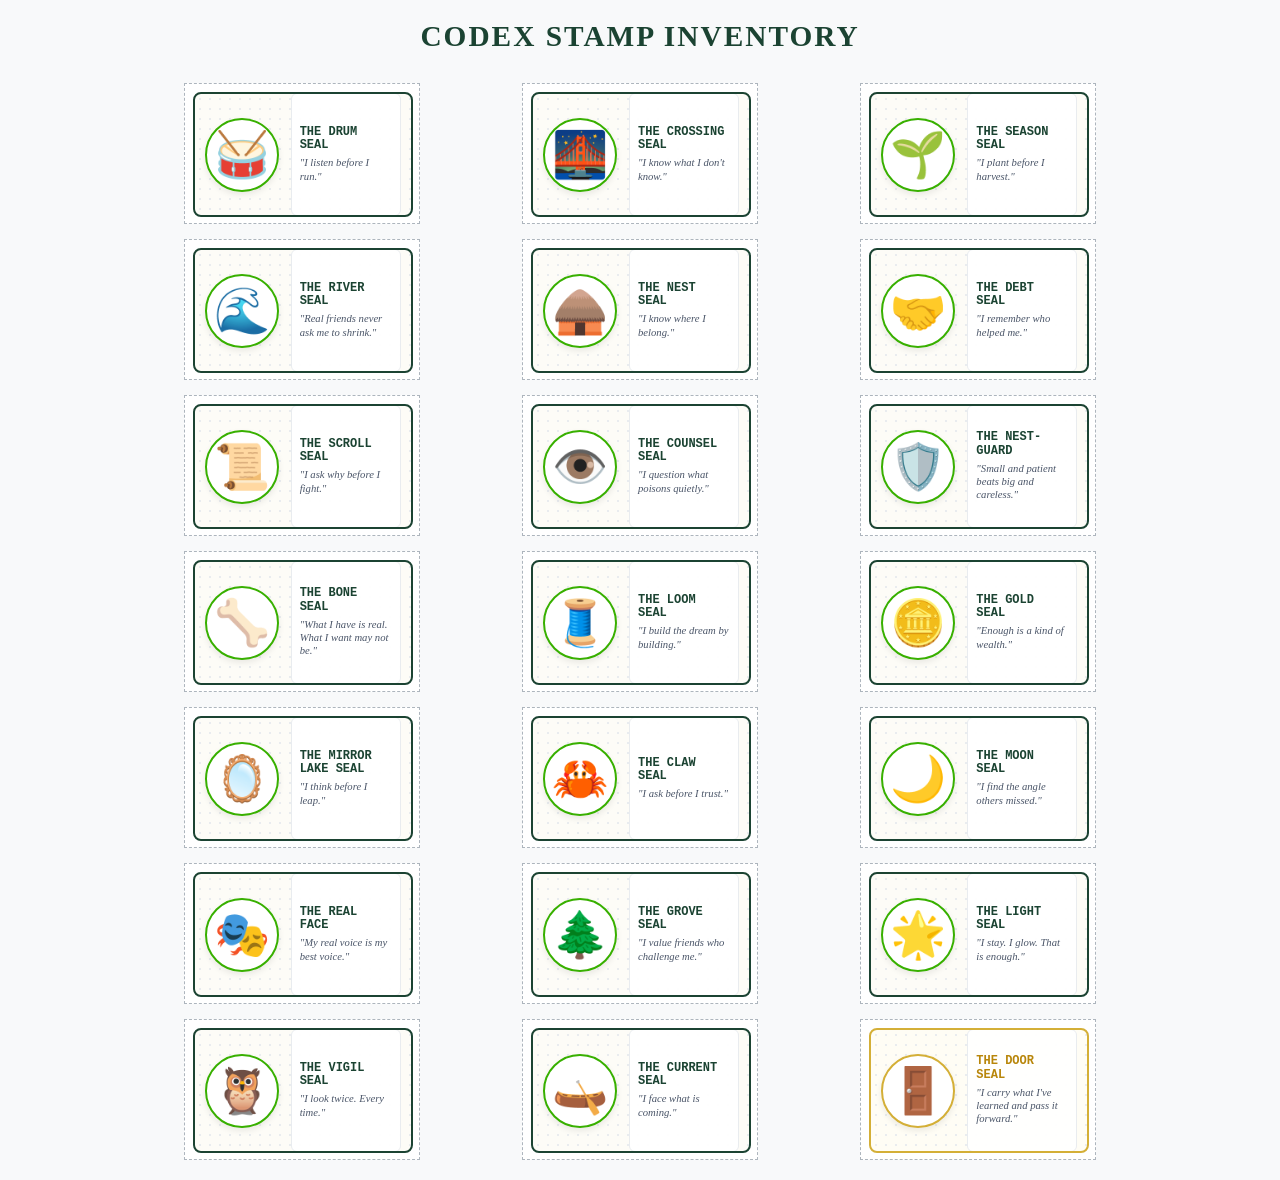
<file: Miss_Wren_s_Summer_Stories_-_Stamp_Stickers.html>
<!DOCTYPE html>
<html lang="en">
<head>
    <meta charset="UTF-8">
    <title>Miss Wren's Summer Stories - Stamp Stickers</title>
    <style>
        @page {
            size: A4;
            margin: 12mm;
        }
        body {
            background-color: #f8f9fa;
            font-family: 'Georgia', serif;
            color: #212529;
            margin: 0;
            padding: 20px;
        }
        .header {
            text-align: center;
            margin-bottom: 30px;
            page-break-inside: avoid;
            break-inside: avoid;
            page-break-after: avoid;
            break-after: avoid;
        }
        .header h1 {
            color: #1b4332;
            font-size: 22pt;
            text-transform: uppercase;
            letter-spacing: 2px;
            margin: 0 0 5px 0;
        }
        .header p {
            font-family: 'Courier New', monospace;
            font-size: 10pt;
            color: #555;
            margin: 0;
        }
        
        /* Grid to hold the landscape stickers */
        .sticker-sheet {
            display: grid;
            grid-template-columns: repeat(auto-fit, minmax(240px, 1fr));
            gap: 15px;
            max-width: 1000px;
            margin: 0 auto;
        }

        /* The outer dashed line for cutting */
        .cut-line-wrapper {
            border: 1.5px dashed #adb5bd;
            padding: 8px;
            background-color: #ffffff;
            width: 236px; /* 220px + 16px padding */
            height: 141px; /* 125px + 16px padding */
            box-sizing: border-box;
            page-break-inside: avoid;
            break-inside: avoid;
            margin: 0 auto;
        }

        /* The exact 220x125 Landscape Stamp Card */
        .stamp-card {
            border: 2.5px solid #1b4332;
            border-radius: 8px;
            background-color: #fdfcf7;
            width: 220px;
            height: 125px;
            display: flex;
            flex-direction: row; /* Horizontal alignment */
            align-items: center;
            padding: 8px 10px;
            box-sizing: border-box;
            background-image: radial-gradient(#e9ecef 1px, transparent 1px);
            background-size: 10px 10px;
            gap: 12px;
            overflow: hidden;
        }

        /* Icon Badge Container (Left Side) */
        .icon-container {
            width: 70px;
            height: 70px;
            flex-shrink: 0;
            background: #ffffff;
            border: 2px solid #38b000;
            border-radius: 50%;
            display: flex;
            justify-content: center;
            align-items: center;
            font-size: 45px; /* Scales the native icons */
            box-shadow: 0 3px 6px rgba(0,0,0,0.08);
            position: relative;
        }
        
        /* Inner ring for the badge */
     

        /* Text Container (Right Side) */
        .text-container {
            display: flex;
            flex-direction: column;
            justify-content: center;
            flex-grow: 1;
            background-color: rgba(255, 255, 255, 0.95);
            padding: 8px;
            border-radius: 6px;
            border: 1px solid #e9ecef;
            height: 100%;
        }
        .stamp-title {
            font-family: 'Courier New', monospace;
            font-weight: bold;
            font-size: 9pt;
            color: #1b4332;
            text-transform: uppercase;
            margin: 0 0 4px 0;
            line-height: 1.1;
        }
        .stamp-motto {
            font-style: italic;
            font-size: 8pt;
            color: #4a5568;
            margin: 0;
            line-height: 1.25;
        }

        /* Special Styling for the Final Door Seal */
        .gold-tier {
            border-color: #d4af37;
            background-color: #fffdf5;
        }
        .gold-tier .icon-container {
            border-color: #d4af37;
        }
        .gold-tier .stamp-title {
            color: #b8860b;
        }

        @media print {
            body { background-color: #ffffff; padding: 0; }
            .cut-line-wrapper { box-shadow: none; border-color: #ced4da; }
            .icon-container { box-shadow: none; }
        }
    </style>
</head>
<body>

    <div class="header">
        <h1>Codex Stamp Inventory</h1>
    </div>

    <div class="sticker-sheet">

        <div class="cut-line-wrapper">
            <div class="stamp-card">
                <div class="icon-container">🥁</div>
                <div class="text-container">
                    <div class="stamp-title">The Drum Seal</div>
                    <div class="stamp-motto">"I listen before I run."</div>
                </div>
            </div>
        </div>

        <div class="cut-line-wrapper">
            <div class="stamp-card">
                <div class="icon-container">🌉</div>
                <div class="text-container">
                    <div class="stamp-title">The Crossing Seal</div>
                    <div class="stamp-motto">"I know what I don't know."</div>
                </div>
            </div>
        </div>

        <div class="cut-line-wrapper">
            <div class="stamp-card">
                <div class="icon-container">🌱</div>
                <div class="text-container">
                    <div class="stamp-title">The Season Seal</div>
                    <div class="stamp-motto">"I plant before I harvest."</div>
                </div>
            </div>
        </div>

        <div class="cut-line-wrapper">
            <div class="stamp-card">
                <div class="icon-container">🌊</div>
                <div class="text-container">
                    <div class="stamp-title">The River Seal</div>
                    <div class="stamp-motto">"Real friends never ask me to shrink."</div>
                </div>
            </div>
        </div>

        <div class="cut-line-wrapper">
            <div class="stamp-card">
                <div class="icon-container">🛖</div>
                <div class="text-container">
                    <div class="stamp-title">The Nest Seal</div>
                    <div class="stamp-motto">"I know where I belong."</div>
                </div>
            </div>
        </div>

        <div class="cut-line-wrapper">
            <div class="stamp-card">
                <div class="icon-container">🤝</div>
                <div class="text-container">
                    <div class="stamp-title">The Debt Seal</div>
                    <div class="stamp-motto">"I remember who helped me."</div>
                </div>
            </div>
        </div>

        <div class="cut-line-wrapper">
            <div class="stamp-card">
                <div class="icon-container">📜</div>
                <div class="text-container">
                    <div class="stamp-title">The Scroll Seal</div>
                    <div class="stamp-motto">"I ask why before I fight."</div>
                </div>
            </div>
        </div>

        <div class="cut-line-wrapper">
            <div class="stamp-card">
                <div class="icon-container">👁️</div>
                <div class="text-container">
                    <div class="stamp-title">The Counsel Seal</div>
                    <div class="stamp-motto">"I question what poisons quietly."</div>
                </div>
            </div>
        </div>

        <div class="cut-line-wrapper">
            <div class="stamp-card">
                <div class="icon-container">🛡️</div>
                <div class="text-container">
                    <div class="stamp-title">The Nest-Guard</div>
                    <div class="stamp-motto">"Small and patient beats big and careless."</div>
                </div>
            </div>
        </div>

        <div class="cut-line-wrapper">
            <div class="stamp-card">
                <div class="icon-container">🦴</div>
                <div class="text-container">
                    <div class="stamp-title">The Bone Seal</div>
                    <div class="stamp-motto">"What I have is real. What I want may not be."</div>
                </div>
            </div>
        </div>

        <div class="cut-line-wrapper">
            <div class="stamp-card">
                <div class="icon-container">🧵</div>
                <div class="text-container">
                    <div class="stamp-title">The Loom Seal</div>
                    <div class="stamp-motto">"I build the dream by building."</div>
                </div>
            </div>
        </div>

        <div class="cut-line-wrapper">
            <div class="stamp-card">
                <div class="icon-container">🪙</div>
                <div class="text-container">
                    <div class="stamp-title">The Gold Seal</div>
                    <div class="stamp-motto">"Enough is a kind of wealth."</div>
                </div>
            </div>
        </div>

        <div class="cut-line-wrapper">
            <div class="stamp-card">
                <div class="icon-container">🪞</div>
                <div class="text-container">
                    <div class="stamp-title">The Mirror Lake Seal</div>
                    <div class="stamp-motto">"I think before I leap."</div>
                </div>
            </div>
        </div>

        <div class="cut-line-wrapper">
            <div class="stamp-card">
                <div class="icon-container">🦀</div>
                <div class="text-container">
                    <div class="stamp-title">The Claw Seal</div>
                    <div class="stamp-motto">"I ask before I trust."</div>
                </div>
            </div>
        </div>

        <div class="cut-line-wrapper">
            <div class="stamp-card">
                <div class="icon-container">🌙</div>
                <div class="text-container">
                    <div class="stamp-title">The Moon Seal</div>
                    <div class="stamp-motto">"I find the angle others missed."</div>
                </div>
            </div>
        </div>

        <div class="cut-line-wrapper">
            <div class="stamp-card">
                <div class="icon-container">🎭</div>
                <div class="text-container">
                    <div class="stamp-title">The Real Face</div>
                    <div class="stamp-motto">"My real voice is my best voice."</div>
                </div>
            </div>
        </div>

        <div class="cut-line-wrapper">
            <div class="stamp-card">
                <div class="icon-container">🌲</div>
                <div class="text-container">
                    <div class="stamp-title">The Grove Seal</div>
                    <div class="stamp-motto">"I value friends who challenge me."</div>
                </div>
            </div>
        </div>

        <div class="cut-line-wrapper">
            <div class="stamp-card">
                <div class="icon-container">🌟</div>
                <div class="text-container">
                    <div class="stamp-title">The Light Seal</div>
                    <div class="stamp-motto">"I stay. I glow. That is enough."</div>
                </div>
            </div>
        </div>

        <div class="cut-line-wrapper">
            <div class="stamp-card">
                <div class="icon-container">🦉</div>
                <div class="text-container">
                    <div class="stamp-title">The Vigil Seal</div>
                    <div class="stamp-motto">"I look twice. Every time."</div>
                </div>
            </div>
        </div>

        <div class="cut-line-wrapper">
            <div class="stamp-card">
                <div class="icon-container">🛶</div>
                <div class="text-container">
                    <div class="stamp-title">The Current Seal</div>
                    <div class="stamp-motto">"I face what is coming."</div>
                </div>
            </div>
        </div>

        <div class="cut-line-wrapper">
            <div class="stamp-card gold-tier">
                <div class="icon-container">🚪</div>
                <div class="text-container">
                    <div class="stamp-title">The Door Seal</div>
                    <div class="stamp-motto">"I carry what I've learned and pass it forward."</div>
                </div>
            </div>
        </div>

    </div>

</body>
</html>
</file>
<file: style.css>
:root {
    --primary: #6366f1;
    --primary-hover: #4f46e5;
    --text-main: #1e293b;
    --text-muted: #64748b;
    --bg-input: rgba(255, 255, 255, 0.5);
    --glass-bg: rgba(255, 255, 255, 0.75);
    --glass-border: rgba(255, 255, 255, 0.4);
    --shadow: 0 25px 50px -12px rgba(0, 0, 0, 0.1);
}

* {
    margin: 0;
    padding: 0;
    box-sizing: border-box;
}

body {
    font-family: 'Outfit', sans-serif;
    color: var(--text-main);
    min-height: 100vh;
    display: flex;
    justify-content: center;
    align-items: center;
    position: relative;
    overflow-x: hidden;
    background: #f8fafc;
}

/* Beautiful vibrant animated background */
.background-mesh {
    position: absolute;
    top: 0;
    left: 0;
    width: 100%;
    height: 100%;
    background-color: #ffdeeb;
    background-image: 
        radial-gradient(at 40% 20%, hsla(28,100%,74%,1) 0px, transparent 50%),
        radial-gradient(at 80% 0%, hsla(189,100%,56%,1) 0px, transparent 50%),
        radial-gradient(at 0% 50%, hsla(355,100%,93%,1) 0px, transparent 50%),
        radial-gradient(at 80% 50%, hsla(340,100%,76%,1) 0px, transparent 50%),
        radial-gradient(at 0% 100%, hsla(22,100%,77%,1) 0px, transparent 50%),
        radial-gradient(at 80% 100%, hsla(242,100%,70%,1) 0px, transparent 50%),
        radial-gradient(at 0% 0%, hsla(343,100%,76%,1) 0px, transparent 50%);
    z-index: -1;
    animation: pulse 15s ease-in-out infinite alternate;
}

@keyframes pulse {
    0% { transform: scale(1); }
    100% { transform: scale(1.05); }
}

.container {
    width: 100%;
    max-width: 550px;
    padding: 20px;
    z-index: 1;
}

/* Glassmorphism Card */
.glass-card {
    background: var(--glass-bg);
    backdrop-filter: blur(20px);
    -webkit-backdrop-filter: blur(20px);
    border: 1px solid var(--glass-border);
    border-radius: 24px;
    padding: 48px 40px;
    box-shadow: var(--shadow);
    transition: all 0.3s ease;
}

.header {
    text-align: center;
    margin-bottom: 32px;
}

.header h1 {
    font-size: 2rem;
    font-weight: 700;
    margin-bottom: 12px;
    color: #0f172a;
    line-height: 1.2;
}

.header p {
    font-size: 1.05rem;
    color: var(--text-muted);
    line-height: 1.6;
}

.privacy-note {
    display: flex;
    align-items: flex-start;
    gap: 8px;
    background: rgba(99, 102, 241, 0.1);
    border: 1px solid rgba(99, 102, 241, 0.2);
    color: #4f46e5;
    padding: 12px 16px;
    border-radius: 10px;
    font-size: 0.9rem;
    margin-top: 20px;
    text-align: left;
    line-height: 1.4;
}

.privacy-note svg {
    flex-shrink: 0;
    margin-top: 2px;
}

/* Form Styles */
.input-group {
    margin-bottom: 24px;
}

.input-group label {
    display: block;
    font-weight: 600;
    margin-bottom: 8px;
    font-size: 0.95rem;
}

.optional {
    font-weight: 400;
    color: var(--text-muted);
    font-size: 0.85rem;
}

.input-group input[type="text"],
.input-group input[type="email"],
.input-group input[type="number"],
.input-group select {
    width: 100%;
    padding: 14px 16px;
    border-radius: 12px;
    border: 1px solid rgba(0, 0, 0, 0.1);
    background: var(--bg-input);
    font-family: 'Outfit', sans-serif;
    font-size: 1rem;
    transition: all 0.2s;
    outline: none;
    -webkit-appearance: none;
    -moz-appearance: none;
    appearance: none;
}

.input-group select {
    background-image: url("data:image/svg+xml;charset=US-ASCII,%3Csvg%20xmlns%3D%22http%3A%2F%2Fwww.w3.org%2F2000%2Fsvg%22%20width%3D%22292.4%22%20height%3D%22292.4%22%3E%3Cpath%20fill%3D%22%231e293b%22%20d%3D%22M287%2069.4a17.6%2017.6%200%200%200-13-5.4H18.4c-5%200-9.3%201.8-12.9%205.4A17.6%2017.6%200%200%200%200%2082.2c0%205%201.8%209.3%205.4%2012.9l128%20127.9c3.6%203.6%207.8%205.4%2012.8%205.4s9.2-1.8%2012.8-5.4L287%2095c3.5-3.5%205.4-7.8%205.4-12.8%200-5-1.9-9.2-5.5-12.8z%22%2F%3E%3C%2Fsvg%3E");
    background-repeat: no-repeat;
    background-position: right 16px top 50%;
    background-size: 12px auto;
}

.input-group input[type="text"]:focus,
.input-group input[type="email"]:focus,
.input-group input[type="number"]:focus,
.input-group select:focus {
    border-color: var(--primary);
    box-shadow: 0 0 0 4px rgba(99, 102, 241, 0.1);
    background: white;
}

.checkbox-group {
    display: flex;
    align-items: flex-start;
    gap: 12px;
}

.checkbox-group input[type="checkbox"] {
    margin-top: 4px;
    width: 18px;
    height: 18px;
    accent-color: var(--primary);
    cursor: pointer;
}

.checkbox-group label {
    margin-bottom: 0;
    font-weight: 400;
    color: var(--text-main);
    line-height: 1.4;
    cursor: pointer;
}

.form-error {
    display: flex;
    align-items: center;
    gap: 8px;
    color: #ef4444;
    background: rgba(239, 68, 68, 0.1);
    padding: 12px 16px;
    border-radius: 10px;
    margin-top: 16px;
    margin-bottom: -16px;
    font-size: 0.9rem;
    font-weight: 500;
    opacity: 0;
    transform: translateY(-5px);
    transition: all 0.3s ease;
}

.form-error.visible {
    opacity: 1;
    transform: translateY(0);
}

.form-error.hidden {
    display: none;
}

/* Buttons */
.button-group {
    display: flex;
    flex-direction: column;
    gap: 12px;
    margin-top: 32px;
}

.btn {
    display: inline-flex;
    align-items: center;
    justify-content: center;
    gap: 8px;
    width: 100%;
    padding: 14px 24px;
    border-radius: 12px;
    font-family: 'Outfit', sans-serif;
    font-size: 1rem;
    font-weight: 600;
    cursor: pointer;
    transition: all 0.2s;
    border: none;
    text-decoration: none;
}

.btn-primary {
    background: var(--primary);
    color: white;
    box-shadow: 0 4px 6px -1px rgba(99, 102, 241, 0.2), 0 2px 4px -2px rgba(99, 102, 241, 0.1);
}

.btn-primary:hover {
    background: var(--primary-hover);
    transform: translateY(-2px);
    box-shadow: 0 10px 15px -3px rgba(99, 102, 241, 0.3), 0 4px 6px -4px rgba(99, 102, 241, 0.2);
}

.btn-text {
    background: transparent;
    color: var(--text-muted);
}

.btn-text:hover {
    color: var(--text-main);
    background: rgba(0,0,0,0.05);
}

.btn-secondary {
    background: white;
    color: var(--text-main);
    border: 1px solid rgba(0,0,0,0.1);
}

.btn-secondary:hover {
    background: #f8fafc;
    border-color: rgba(0,0,0,0.2);
    transform: translateY(-2px);
    box-shadow: 0 4px 6px -1px rgba(0, 0, 0, 0.1);
}

.btn-download {
    background: #0f172a;
    color: white;
    margin-bottom: 0;
}

.btn-download:hover {
    background: #1e293b;
    transform: translateY(-2px);
    box-shadow: 0 10px 15px -3px rgba(0, 0, 0, 0.2);
}

.download-group {
    background: rgba(255, 255, 255, 0.4);
    border: 1px solid rgba(255, 255, 255, 0.5);
    border-radius: 16px;
    padding: 20px;
    margin-bottom: 20px;
}

.download-group h3 {
    margin-bottom: 16px;
    color: #1e293b;
    font-size: 1.1rem;
    text-align: center;
}

.button-row {
    display: flex;
    gap: 12px;
    flex-wrap: wrap;
}

.button-row .btn {
    flex: 1;
    min-width: 140px;
}

/* Transitions for sections */
.active {
    display: block;
    animation: fadeIn 0.4s ease forwards;
}

.hidden {
    display: none;
}

@keyframes fadeIn {
    from { opacity: 0; transform: translateY(10px); }
    to { opacity: 1; transform: translateY(0); }
}

/* Success Message */
.success-message {
    text-align: center;
    margin-bottom: 32px;
}

.check-icon {
    color: #10b981;
    margin-bottom: 16px;
    background: rgba(16, 185, 129, 0.1);
    padding: 12px;
    border-radius: 50%;
}

.success-message h2 {
    font-size: 1.5rem;
    margin-bottom: 8px;
    color: #0f172a;
}

.success-message p {
    color: var(--text-muted);
}

@media (max-width: 600px) {
    .glass-card {
        padding: 32px 24px;
        border-radius: 20px;
    }
}
</file>
<file: terminal.css>
:root {
    --term-color: #33ff33;
    --term-bg: #050505;
    --term-dim: #1a801a;
    --term-glow: 0 0 10px rgba(51, 255, 51, 0.5);
}

* {
    margin: 0;
    padding: 0;
    box-sizing: border-box;
}

body {
    background-color: var(--term-bg);
    color: var(--term-color);
    font-family: 'Courier New', Courier, monospace;
    min-height: 100vh;
    overflow-x: hidden;
    position: relative;
    padding: 40px;
    font-size: 1.1rem;
    line-height: 1.5;
}

/* CRT Effects */
.scanlines {
    position: fixed;
    top: 0;
    left: 0;
    width: 100vw;
    height: 100vh;
    background: linear-gradient(rgba(18, 16, 16, 0) 50%, rgba(0, 0, 0, 0.25) 50%);
    background-size: 100% 4px;
    pointer-events: none;
    z-index: 100;
}

.glow {
    position: fixed;
    top: 0;
    left: 0;
    width: 100vw;
    height: 100vh;
    background: radial-gradient(circle, rgba(51, 255, 51, 0.03) 0%, rgba(0,0,0,0.4) 100%);
    pointer-events: none;
    z-index: 99;
}

/* Typography and Layout */
.terminal {
    max-width: 800px;
    margin: 0 auto;
    text-shadow: var(--term-glow);
    position: relative;
    z-index: 10;
}

.output {
    margin-bottom: 30px;
    white-space: pre-wrap;
}

.hidden {
    display: none;
}

/* Form Styles */
.interactive-area {
    animation: fadeIn 1s ease-in;
}

.input-line {
    display: flex;
    align-items: center;
    margin-bottom: 15px;
    flex-wrap: wrap;
}

.prompt {
    margin-right: 15px;
    color: var(--term-dim);
}

input[type="text"] {
    background: transparent;
    border: none;
    color: var(--term-color);
    font-family: 'Courier New', Courier, monospace;
    font-size: 1.1rem;
    flex: 1;
    outline: none;
    text-shadow: var(--term-glow);
    border-bottom: 1px dashed var(--term-dim);
    padding: 2px 5px;
}

input[type="text"]:focus {
    border-bottom-color: var(--term-color);
    background: rgba(51, 255, 51, 0.05);
}

/* Checkbox Styles */
.checkbox-line {
    margin-top: 30px;
    margin-bottom: 30px;
    align-items: center;
}

.term-checkbox {
    appearance: none;
    -webkit-appearance: none;
    background-color: transparent;
    margin: 0;
    font: inherit;
    color: currentColor;
    width: 20px;
    height: 20px;
    border: 1px solid var(--term-color);
    display: grid;
    place-content: center;
    cursor: pointer;
    margin-right: 12px;
}

.term-checkbox::before {
    content: "";
    width: 12px;
    height: 12px;
    transform: scale(0);
    transition: 120ms transform ease-in-out;
    box-shadow: inset 1em 1em var(--term-color);
    background-color: var(--term-color);
}

.term-checkbox:checked::before {
    transform: scale(1);
}

.term-checkbox-label {
    cursor: pointer;
    color: var(--term-color);
    text-shadow: var(--term-glow);
}

/* Button */
.action-line {
    margin-top: 40px;
}

.btn-terminal {
    background: transparent;
    border: 2px solid var(--term-color);
    color: var(--term-color);
    font-family: 'Courier New', Courier, monospace;
    font-size: 1.2rem;
    padding: 10px 20px;
    cursor: pointer;
    text-shadow: var(--term-glow);
    transition: all 0.2s;
    width: 100%;
}

.btn-terminal:hover, .btn-terminal:focus {
    background: var(--term-color);
    color: var(--term-bg);
    text-shadow: none;
    outline: none;
}

.btn-terminal:disabled {
    opacity: 0.5;
    cursor: not-allowed;
    border-style: dashed;
}

/* Success Area */
.success-area {
    margin-top: 40px;
    text-align: center;
}

.glitch {
    font-size: 2rem;
    font-weight: bold;
    margin-bottom: 20px;
    position: relative;
    animation: glitch 1s linear infinite;
}

@keyframes fadeIn {
    from { opacity: 0; }
    to { opacity: 1; }
}

@keyframes glitch {
    2%, 64% { transform: translate(2px,0) skew(0deg); }
    4%, 60% { transform: translate(-2px,0) skew(0deg); }
    62% { transform: translate(0,0) skew(5deg); }
}
</file>
